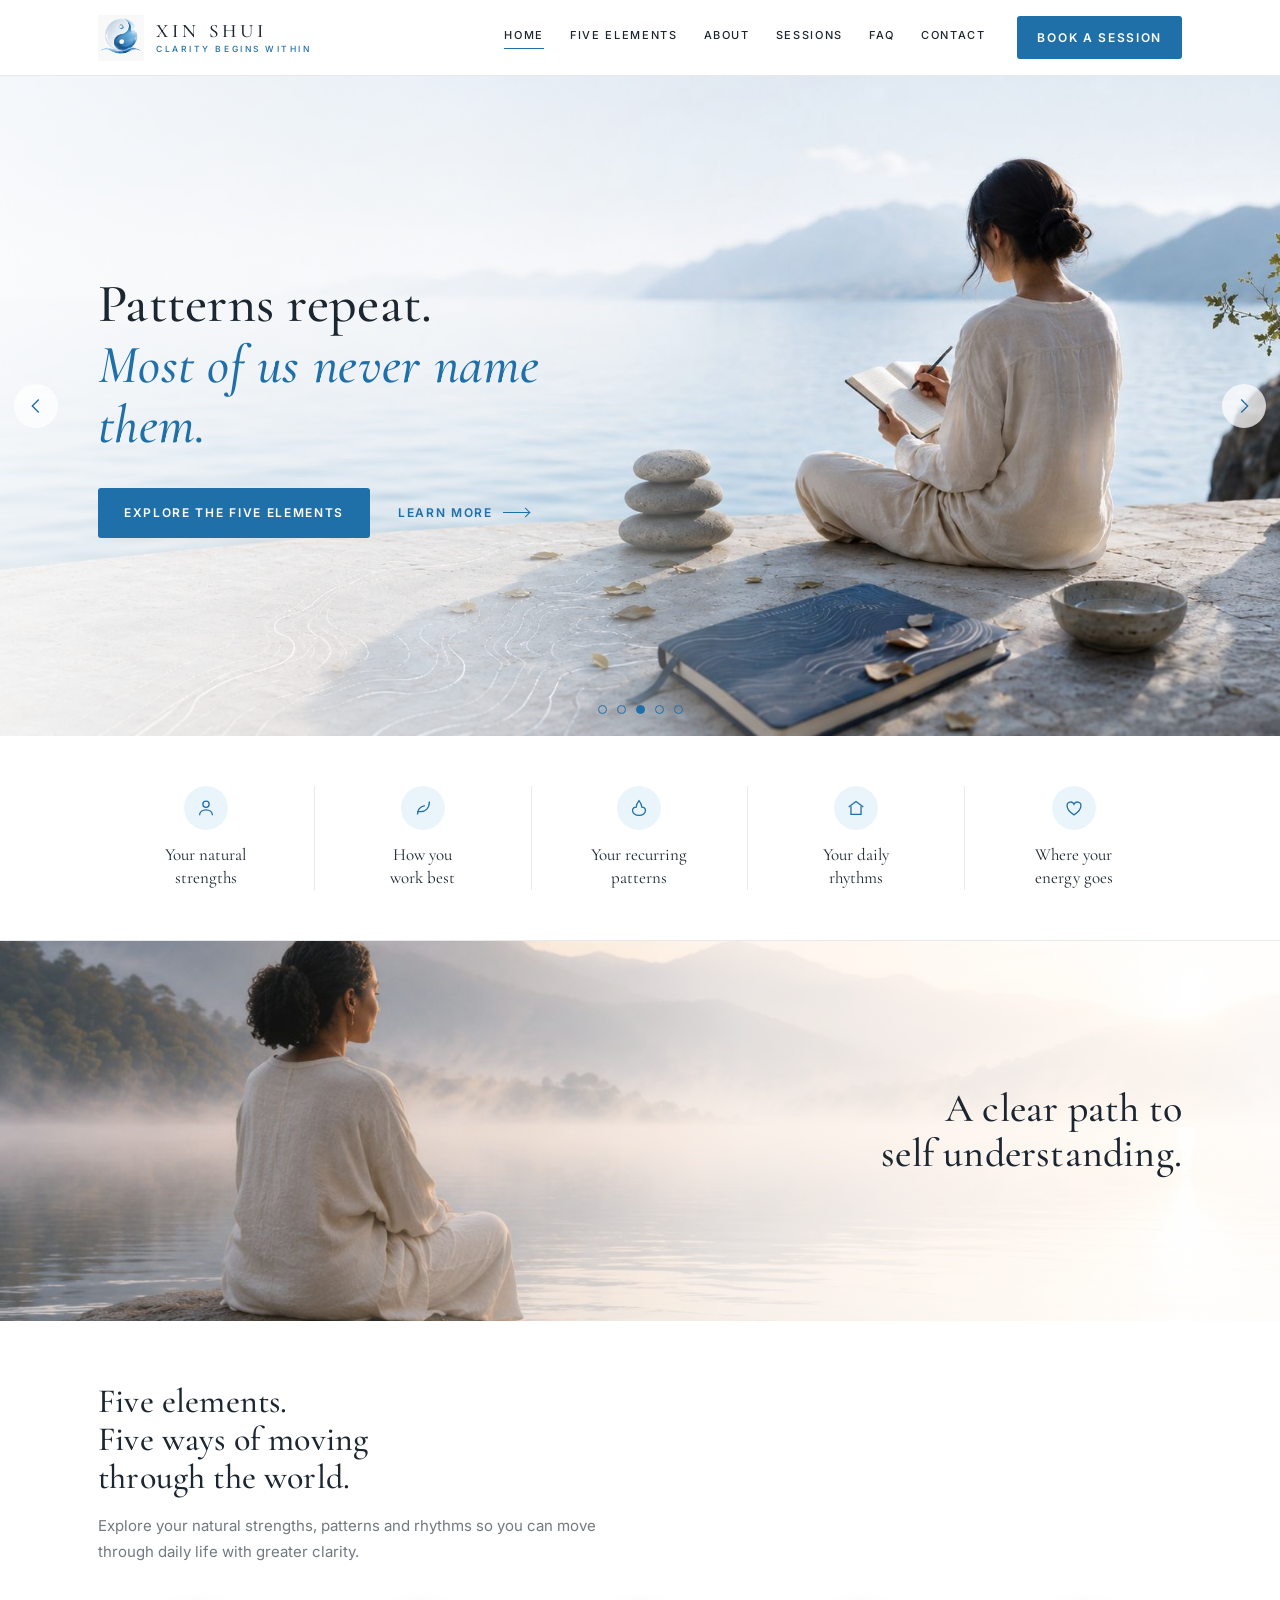
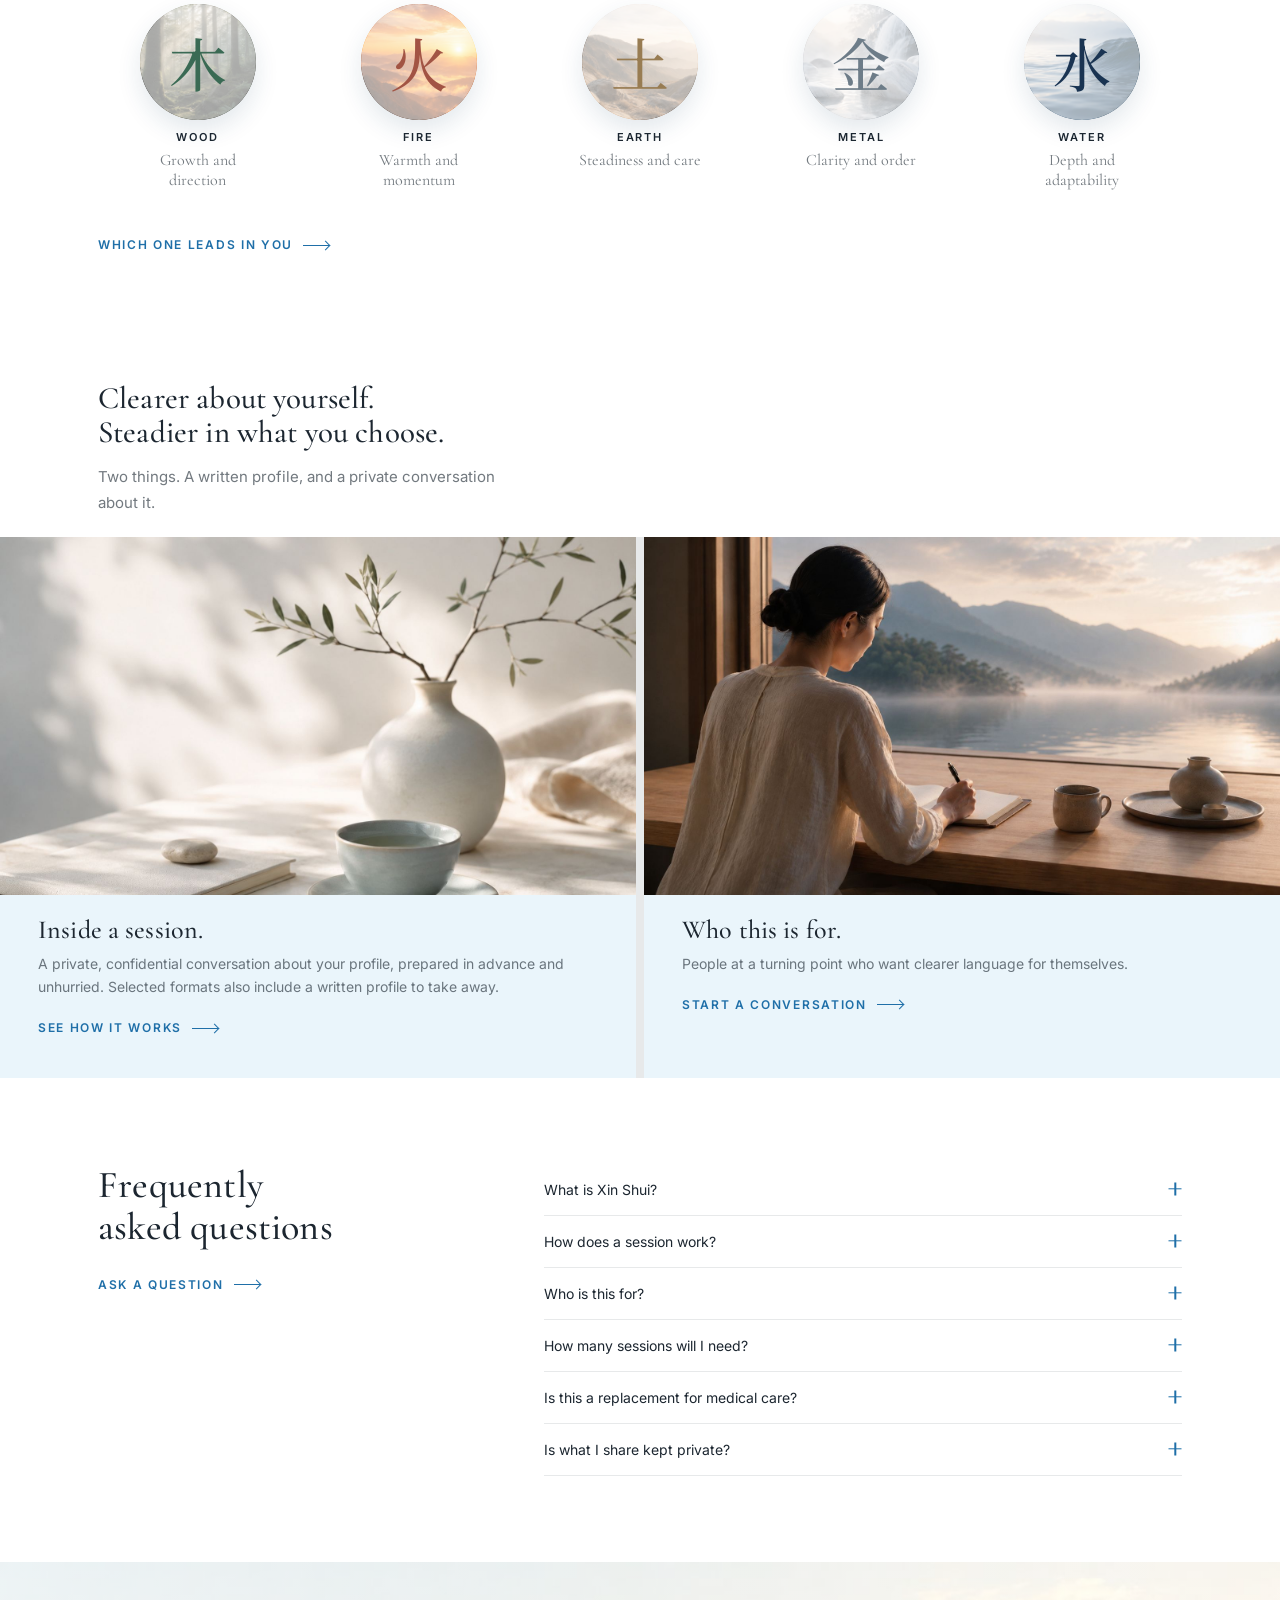
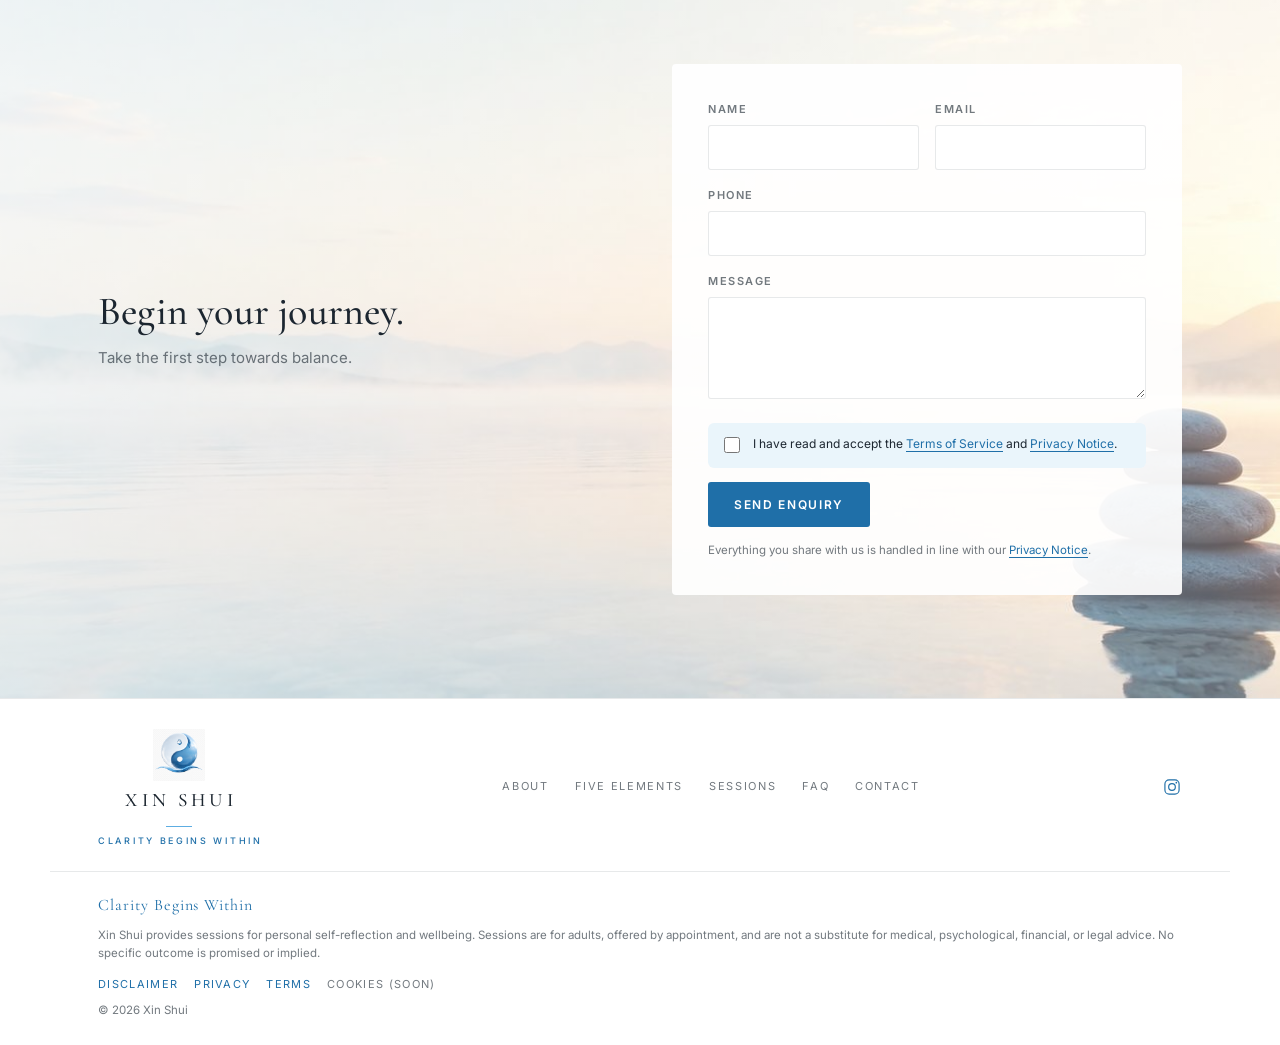
<file: index.html>
<!DOCTYPE html>
<html lang="en">
<head>
<meta charset="utf-8">
<meta name="viewport" content="width=device-width, initial-scale=1">
<title>Xin Shui | Clarity Begins Within</title>
<meta name="description" content="Xin Shui offers Five Elements and Four Pillars profiling as a structured framework for self reflection and personal clarity.">
<meta property="og:title" content="Xin Shui | Clarity Begins Within">
<meta property="og:description" content="A structured framework for self reflection and personal clarity.">
<meta property="og:type" content="website">
<link rel="preconnect" href="https://fonts.googleapis.com">
<link rel="preconnect" href="https://fonts.gstatic.com" crossorigin>
<link href="https://fonts.googleapis.com/css2?family=Cormorant+Garamond:ital,wght@0,400;0,500;0,600;1,400;1,500&family=Inter:wght@400;500;600&family=Noto+Serif+SC:wght@400;500&display=swap" rel="stylesheet">
<link rel="stylesheet" href="css/styles.css?v=6">
</head>
<body>

<a class="skip" href="#main">Skip to content</a>

<header class="nav" id="nav">
  <div class="wrap nav-in">
    <a class="brand" href="#top">
      <img src="logo.png" alt="" class="brand-mark">
      <span class="brand-text">
        <span class="brand-name">Xin&nbsp;Shui</span>
        <span class="brand-tag">Clarity Begins Within</span>
      </span>
    </a>

    <nav class="nav-links" aria-label="Primary">
      <a href="#top" class="is-active">Home</a>
      <a href="#practice">Five Elements</a>
      <a href="#about">About</a>
      <a href="#sessions">Sessions</a>
      <a href="#faq">FAQ</a>
      <a href="#contact">Contact</a>
    </nav>

    <a class="btn btn-solid nav-cta" href="#contact">Book a session</a>

    <button class="nav-toggle" aria-expanded="false" aria-controls="nav-mobile" aria-label="Open menu">
      <span></span><span></span><span></span>
    </button>
  </div>
  <nav class="nav-mobile" id="nav-mobile" aria-label="Primary mobile" hidden>
    <a href="#practice">Five Elements</a>
    <a href="#about">About</a>
    <a href="#sessions">Sessions</a>
    <a href="#faq">FAQ</a>
    <a href="#contact">Contact</a>
    <a class="btn btn-solid" href="#contact">Book a session</a>
  </nav>
</header>

<main id="main">

  <!-- ======================================================================
       HERO CAROUSEL
       Five slides. The first is .slide-sphere, wired to hero-sphere.jpg.
       The other four are .slide-1 to .slide-4, unchanged.
       All five headlines are final copy.
       .slide--right moves the copy to the right hand side of the frame.
       It is on .slide-1 only, because the figure in hero-1.jpg sits left.
       hero-sphere.jpg is 16:9 rather than the 2.18:1 of the other four, so
       it crops harder. Its position is tuned in override block v4, part 1.
       ====================================================================== -->
  <section class="hero" id="top" aria-label="Introduction" aria-roledescription="carousel">

    <div class="car-track">

      <article class="slide slide-sphere is-active" aria-hidden="false">
        <div class="wrap slide-in">
          <h1 class="slide-title">
            <span class="l1">You already know your patterns.</span>
            <span class="l2">You have never had the words for them.</span>
          </h1>
          <div class="slide-actions">
            <a class="btn btn-solid" href="#practice">Explore the five elements</a>
            <a class="btn btn-text" href="#about">Learn more <span class="arrow" aria-hidden="true"></span></a>
          </div>
        </div>
      </article>

      <article class="slide slide--right slide-1" aria-hidden="true">
        <div class="wrap slide-in">
          <h1 class="slide-title">
            <span class="l1">What if you're not lost,</span>
            <span class="l2">just out of rhythm?</span>
          </h1>
          <div class="slide-actions">
            <a class="btn btn-solid" href="#practice">Explore the five elements</a>
            <a class="btn btn-text" href="#about">Learn more <span class="arrow" aria-hidden="true"></span></a>
          </div>
        </div>
      </article>

      <article class="slide slide-2" aria-hidden="true">
        <div class="wrap slide-in">
          <h1 class="slide-title">
            <span class="l1">Patterns repeat.</span>
            <span class="l2">Most of us never name them.</span>
          </h1>
          <div class="slide-actions">
            <a class="btn btn-solid" href="#practice">Explore the five elements</a>
            <a class="btn btn-text" href="#about">Learn more <span class="arrow" aria-hidden="true"></span></a>
          </div>
        </div>
      </article>

      <article class="slide slide-3" aria-hidden="true">
        <div class="wrap slide-in">
          <h1 class="slide-title">
            <span class="l1">Do you really</span>
            <span class="l2">know yourself?</span>
          </h1>
          <div class="slide-actions">
            <a class="btn btn-solid" href="#practice">Explore the five elements</a>
            <a class="btn btn-text" href="#about">Learn more <span class="arrow" aria-hidden="true"></span></a>
          </div>
        </div>
      </article>

      <article class="slide slide-4" aria-hidden="true">
        <div class="wrap slide-in">
          <h1 class="slide-title">
            <span class="l1">Before your next decision,</span>
            <span class="l2">understand the person making it.</span>
          </h1>
          <div class="slide-actions">
            <a class="btn btn-solid" href="#practice">Explore the five elements</a>
            <a class="btn btn-text" href="#about">Learn more <span class="arrow" aria-hidden="true"></span></a>
          </div>
        </div>
      </article>

    </div>

    <button class="car-nav car-prev" aria-label="Previous slide">
      <svg viewBox="0 0 24 24" fill="none" stroke="currentColor" stroke-width="1.5" aria-hidden="true"><path d="M15 5l-7 7 7 7"/></svg>
    </button>
    <button class="car-nav car-next" aria-label="Next slide">
      <svg viewBox="0 0 24 24" fill="none" stroke="currentColor" stroke-width="1.5" aria-hidden="true"><path d="M9 5l7 7-7 7"/></svg>
    </button>

    <div class="car-dots" role="tablist" aria-label="Choose slide">
      <button role="tab" aria-selected="true"  aria-label="Slide 1"></button>
      <button role="tab" aria-selected="false" aria-label="Slide 2"></button>
      <button role="tab" aria-selected="false" aria-label="Slide 3"></button>
      <button role="tab" aria-selected="false" aria-label="Slide 4"></button>
      <button role="tab" aria-selected="false" aria-label="Slide 5"></button>
    </div>

  </section>

  <!-- PILLAR STRIP
       Labels describe what the profile covers. They do not describe a
       result. Any replacement label must follow the same rule. -->
  <section class="strip" aria-label="What the profile covers">
    <div class="wrap strip-in">
      <div class="strip-item">
        <span class="strip-icon">
          <svg viewBox="0 0 24 24" fill="none" stroke="currentColor" stroke-width="1.4"><circle cx="12" cy="8" r="3.4"/><path d="M5 20c0-3.6 3.1-6 7-6s7 2.4 7 6"/></svg>
        </span>
        <p>Your natural<br>strengths</p>
      </div>
      <div class="strip-item">
        <span class="strip-icon">
          <svg viewBox="0 0 24 24" fill="none" stroke="currentColor" stroke-width="1.4"><path d="M19 5c0 7.2-4.2 11-9.5 11H6"/><path d="M6 19c0-5 3.4-8.6 8-9.6"/></svg>
        </span>
        <p>How you<br>work best</p>
      </div>
      <div class="strip-item">
        <span class="strip-icon">
          <svg viewBox="0 0 24 24" fill="none" stroke="currentColor" stroke-width="1.4"><path d="M12 20c-4 0-7-2.4-7-5.4C5 12 7 11 9 11c0-3 1.4-5 3-7 1.6 2 3 4 3 7 2 0 4 1 4 3.6 0 3-3 5.4-7 5.4z"/></svg>
        </span>
        <p>Your recurring<br>patterns</p>
      </div>
      <div class="strip-item">
        <span class="strip-icon">
          <svg viewBox="0 0 24 24" fill="none" stroke="currentColor" stroke-width="1.4"><path d="M4 11l8-6 8 6"/><path d="M6.5 10v9h11v-9"/></svg>
        </span>
        <p>Your daily<br>rhythms</p>
      </div>
      <div class="strip-item">
        <span class="strip-icon">
          <svg viewBox="0 0 24 24" fill="none" stroke="currentColor" stroke-width="1.4"><path d="M12 19.5S4.5 15 4.5 9.9A3.9 3.9 0 0 1 12 8a3.9 3.9 0 0 1 7.5 1.9c0 5.1-7.5 9.6-7.5 9.6z"/></svg>
        </span>
        <p>Where your<br>energy goes</p>
      </div>
    </div>
  </section>

  <!-- CLEAR PATH
       Image with the heading overlaid. The blue copy panel was removed.
       The paragraph moved into Five Elements and the redundant Learn more
       link was dropped. Note there is deliberately no role="img" here:
       role="img" hides everything inside the element from screen readers,
       which would hide the heading. -->
  <section class="split">
    <div class="split-media">
      <div class="wrap split-overlay">
        <h2>A clear path to<br>self understanding.</h2>
      </div>
    </div>
  </section>

  <!-- FIVE ELEMENTS
       Carries id="about" since the split section no longer holds copy. -->
  <section class="elements" id="practice" aria-label="The Five Elements">
    <div class="wrap el-head" id="about">
      <h2>Five elements.<br>Five ways of moving through the world.</h2>
      <p class="el-intro">Explore your natural strengths, patterns and rhythms so you can move through daily life with greater clarity.</p>
    </div>
    <div class="wrap el-in">
      <a class="el" href="#contact">
        <span class="el-disc el-wood"></span>
        <span class="el-name">Wood</span>
        <span class="el-desc">Growth and direction</span>
      </a>
      <a class="el" href="#contact">
        <span class="el-disc el-fire"></span>
        <span class="el-name">Fire</span>
        <span class="el-desc">Warmth and momentum</span>
      </a>
      <a class="el" href="#contact">
        <span class="el-disc el-earth"></span>
        <span class="el-name">Earth</span>
        <span class="el-desc">Steadiness and care</span>
      </a>
      <a class="el" href="#contact">
        <span class="el-disc el-metal"></span>
        <span class="el-name">Metal</span>
        <span class="el-desc">Clarity and order</span>
      </a>
      <a class="el" href="#contact">
        <span class="el-disc el-water"></span>
        <span class="el-name">Water</span>
        <span class="el-desc">Depth and adaptability</span>
      </a>
    </div>
    <div class="wrap el-foot">
      <a class="btn btn-text" href="#contact">Which one leads in you <span class="arrow" aria-hidden="true"></span></a>
    </div>
  </section>

  <!-- SESSIONS
       No duration figure appears anywhere in this section or in the FAQ.
       Naming the shortest consultation first anchors the enquiry on it.
       Length is settled at the enquiry stage instead. -->
  <section class="duo-sec" id="sessions">
    <div class="wrap duo-head">
      <h2>Clearer about yourself.<br>Steadier in what you choose.</h2>
      <p class="duo-intro">Two things. A written profile, and a private conversation about it.</p>
    </div>
    <div class="duo">
      <article class="duo-card">
        <div class="duo-media duo-media-1" role="img" aria-label="A quiet room in afternoon light"></div>
        <div class="duo-body">
          <h3>Inside a session.</h3>
         <p>A private, confidential conversation about your profile, prepared in advance and unhurried. Selected formats also include a written profile to take away.</p>
          <a class="btn btn-text" href="#faq">See how it works <span class="arrow" aria-hidden="true"></span></a>
        </div>
      </article>
      <article class="duo-card">
        <div class="duo-media duo-media-2" role="img" aria-label="A person in reflection by still water"></div>
        <div class="duo-body">
          <h3>Who this is for.</h3>
          <p>People at a turning point who want clearer language for themselves.</p>
          <a class="btn btn-text" href="#contact">Start a conversation <span class="arrow" aria-hidden="true"></span></a>
        </div>
      </article>
    </div>
  </section>

  <!-- FAQ -->
  <section class="faq" id="faq">
    <div class="wrap faq-in">
      <div class="faq-head">
        <h2>Frequently<br>asked questions</h2>
        <a class="btn btn-text" href="#contact">Ask a question <span class="arrow" aria-hidden="true"></span></a>
      </div>
      <div class="faq-list">

        <div class="faq-item">
          <button class="faq-q" aria-expanded="false">
            <span>What is Xin Shui?</span><span class="faq-sign" aria-hidden="true"></span>
          </button>
          <div class="faq-a"><p>Xin Shui is a reflective practice built on the Five Elements and the Four Pillars, two frameworks from the classical Chinese tradition. We use them as a structured way to describe your natural tendencies, so you have clearer language for how you work, rest and relate to others.</p></div>
        </div>

        <div class="faq-item">
          <button class="faq-q" aria-expanded="false">
            <span>How does a session work?</span><span class="faq-sign" aria-hidden="true"></span>
          </button>
         <div class="faq-a"><p>You share your date, time and place of birth before we meet. Your practitioner prepares your profile, then walks you through it in a private conversation, and you leave with a short set of practices to try. Several formats are available. Selected formats also include a written profile to keep, and we will help you choose the one that suits you when you enquire.</p></div>
        </div>

        <div class="faq-item">
          <button class="faq-q" aria-expanded="false">
            <span>Who is this for?</span><span class="faq-sign" aria-hidden="true"></span>
          </button>
          <div class="faq-a"><p>People at a point of transition or reassessment who want a clearer, more structured way to think about themselves. No prior knowledge of the tradition is needed.</p></div>
        </div>

        <div class="faq-item">
          <button class="faq-q" aria-expanded="false">
            <span>How many sessions will I need?</span><span class="faq-sign" aria-hidden="true"></span>
          </button>
          <div class="faq-a"><p>Most people begin with one. Your profile does not change, so a single session gives you the full framework. Some choose to return later to work through a particular area in more depth.</p></div>
        </div>

        <div class="faq-item">
          <button class="faq-q" aria-expanded="false">
            <span>Is this a replacement for medical care?</span><span class="faq-sign" aria-hidden="true"></span>
          </button>
          <div class="faq-a"><p>No. Xin Shui is a reflective practice and nothing more. It is not medical, psychological, legal or financial advice, and it is not a substitute for care from a qualified professional. If you are unwell, please speak to a doctor.</p></div>
</div>

        <div class="faq-item">
          <button class="faq-q" aria-expanded="false">
            <span>Is what I share kept private?</span><span class="faq-sign" aria-hidden="true"></span>
          </button>
          <div class="faq-a"><p>Yes. Your birth information and everything discussed in a session are held in strict confidence and are never shared with any third party. Your profile is prepared for you alone.</p></div>
        </div>

      </div>
    </div>
  </section>

  <!-- CTA AND ENQUIRY FORM -->
  <section class="cta" id="contact">
    <div class="wrap cta-in">
      <div class="cta-copy">
        <h2>Begin your journey.</h2>
        <p>Take the first step towards balance.</p>
      </div>

      <!-- ==================================================================
           NETLIFY FORM
           Submissions appear in the Netlify dashboard under Forms.
           Set the notification address in Site configuration, Notifications.
           Nothing here needs an email address.
           ================================================================== -->
<form class="enq" name="enquiry" method="POST" action="/enquiry.php">
        <p class="hp"><label>Do not fill this in <input name="company" tabindex="-1" autocomplete="off"></label></p>

        <div class="enq-row">
          <label class="field">
            <span>Name</span>
            <input type="text" name="name" required autocomplete="name">
          </label>
          <label class="field">
            <span>Email</span>
            <input type="email" name="email" required autocomplete="email">
          </label>
        </div>

        <label class="field">
          <span>Phone</span>
          <input type="tel" name="phone" autocomplete="tel" inputmode="tel">
        </label>

        <label class="field">
          <span>Message</span>
          <textarea name="message" rows="4"></textarea>
        </label>

<label class="enq-accept">
          <input type="checkbox" name="accept" required>
          <span class="enq-accept-text">I have read and accept the <a href="terms.html" target="_blank" rel="noopener">Terms of Service</a> and <a href="privacy.html" target="_blank" rel="noopener">Privacy Notice</a>.</span>
        </label>

        <button type="submit" class="btn btn-solid">Send enquiry</button>
        <p class="enq-note">Everything you share with us is handled in line with our <a href="privacy.html">Privacy Notice</a>.</p>
      </form>
    </div>
  </section>

</main>

<footer class="foot">
  <div class="wrap foot-in">
    <a class="brand" href="#top">
      <img src="logo.png" alt="" class="brand-mark">
      <span class="brand-name">Xin&nbsp;Shui</span>
      <span class="brand-rule" aria-hidden="true"></span>
      <span class="brand-tag">Clarity Begins Within</span>
    </a>
    <nav class="foot-links" aria-label="Footer">
      <a href="#about">About</a>
      <a href="#practice">Five Elements</a>
      <a href="#sessions">Sessions</a>
      <a href="#faq">FAQ</a>
      <a href="#contact">Contact</a>
    </nav>
    <div class="foot-social">
      <a href="https://instagram.com/clarity_xinshui" aria-label="Instagram" rel="noopener" target="_blank">
        <svg viewBox="0 0 24 24" fill="none" stroke="currentColor" stroke-width="1.4"><rect x="3.5" y="3.5" width="17" height="17" rx="5"/><circle cx="12" cy="12" r="4"/><circle cx="17.2" cy="6.8" r="1" fill="currentColor" stroke="none"/></svg>
      </a>
    </div>
  </div>
<div class="wrap foot-legal">
    <p class="tagline">Clarity Begins Within</p>
    <p class="fineprint">Xin Shui provides sessions for personal self-reflection and wellbeing. Sessions are for adults, offered by appointment, and are not a substitute for medical, psychological, financial, or legal advice. No specific outcome is promised or implied.</p>
<div class="foot-legal-links">
      <a href="disclaimer.html">Disclaimer</a>
      <a href="privacy.html">Privacy</a>
      <a href="terms.html">Terms</a>
      <span class="soon">Cookies (soon)</span>
    </div>
    <p class="copy">&copy; <span id="year">2026</span> Xin Shui</p>
  </div>
</footer>

<button class="totop" id="totop" aria-label="Back to top" hidden>
  <svg viewBox="0 0 24 24" fill="none" stroke="currentColor" stroke-width="1.6" aria-hidden="true"><path d="M12 19V6"/><path d="M6 12l6-6 6 6"/></svg>
</button>
<script src="js/main.js?v=2"></script>
</body>
</html>
</file>
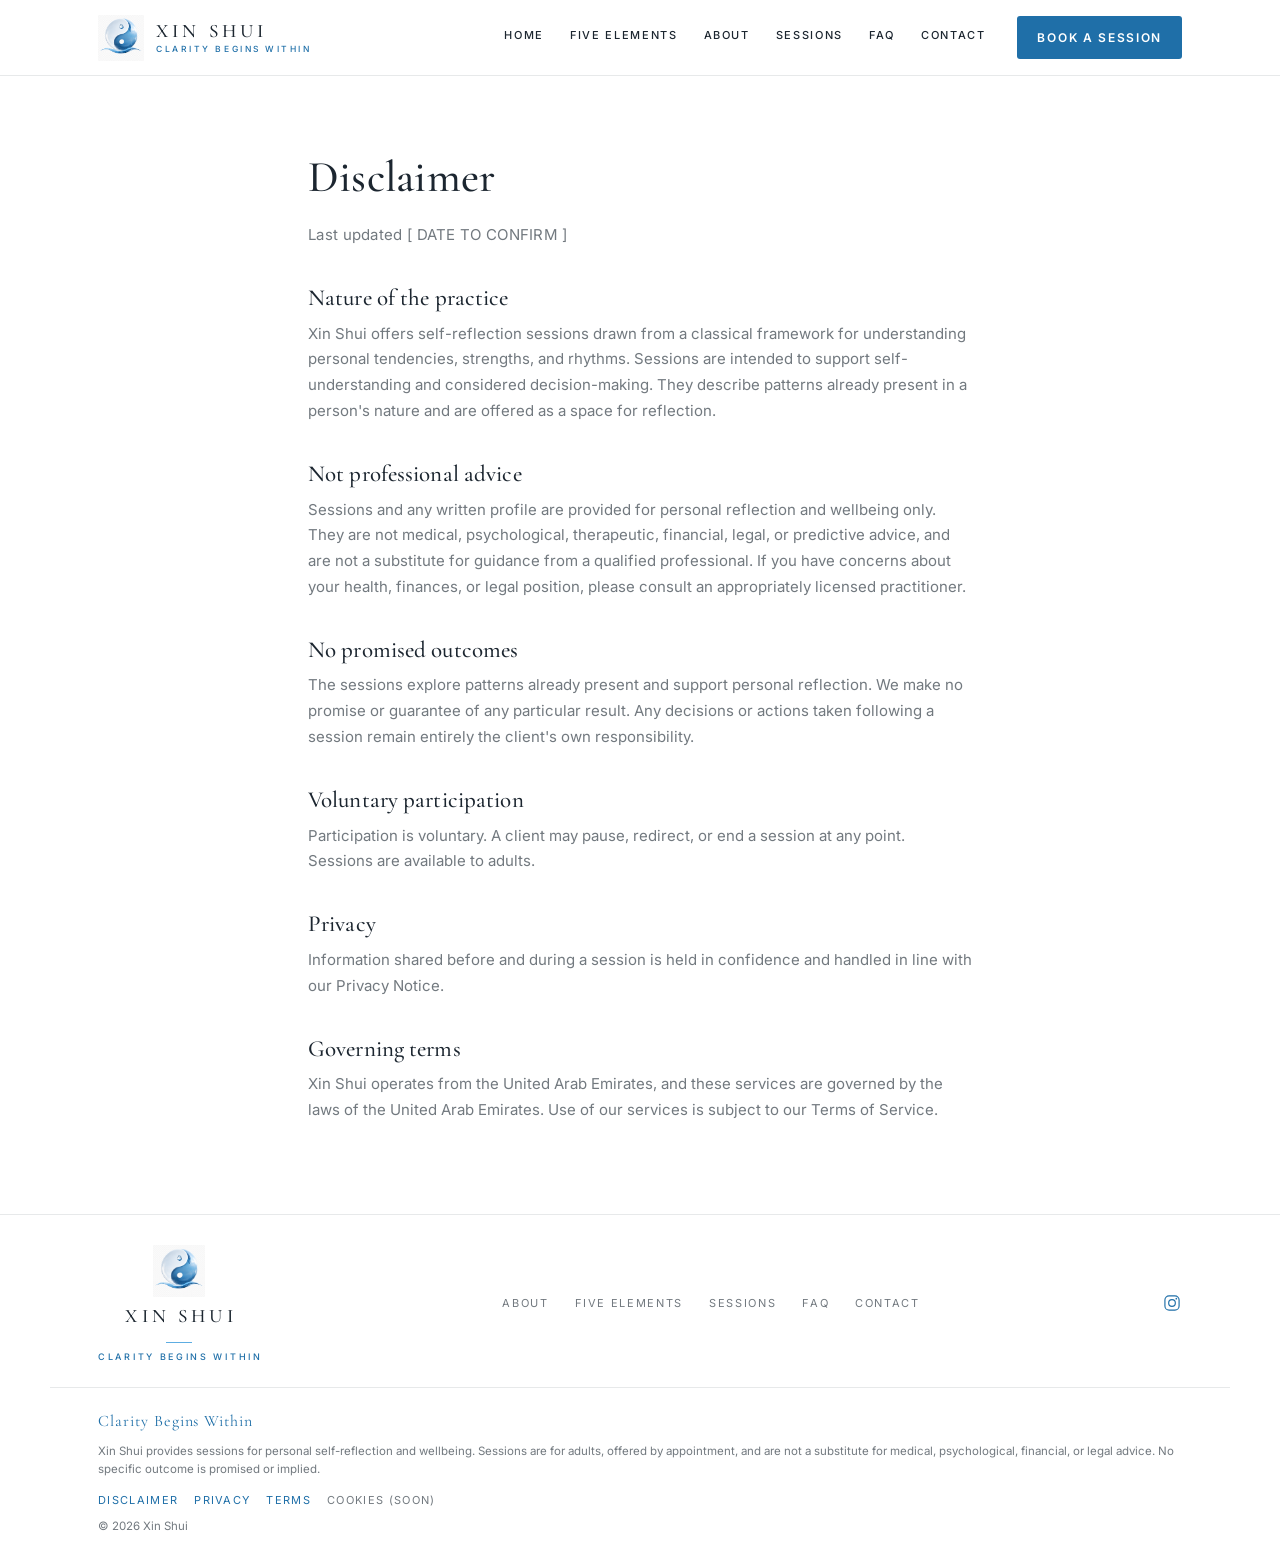
<file: disclaimer.html>
<!DOCTYPE html>
<html lang="en">
<head>
<meta charset="utf-8">
<meta name="viewport" content="width=device-width, initial-scale=1">
<title>Xin Shui | Disclaimer</title>
<meta name="description" content="Disclaimer for Xin Shui self-reflection sessions.">
<link rel="preconnect" href="https://fonts.googleapis.com">
<link rel="preconnect" href="https://fonts.gstatic.com" crossorigin>
<link href="https://fonts.googleapis.com/css2?family=Cormorant+Garamond:ital,wght@0,400;0,500;0,600;1,400;1,500&family=Inter:wght@400;500;600&family=Noto+Serif+SC:wght@400;500&display=swap" rel="stylesheet">
<link rel="stylesheet" href="css/styles.css?v=5">
</head>
<body>

<a class="skip" href="#main">Skip to content</a>

<header class="nav" id="nav">
  <div class="wrap nav-in">
    <a class="brand" href="index.html#top">
      <img src="logo.png" alt="" class="brand-mark">
      <span class="brand-text">
        <span class="brand-name">Xin&nbsp;Shui</span>
        <span class="brand-tag">Clarity Begins Within</span>
      </span>
    </a>

    <nav class="nav-links" aria-label="Primary">
      <a href="index.html#top">Home</a>
      <a href="index.html#practice">Five Elements</a>
      <a href="index.html#about">About</a>
      <a href="index.html#sessions">Sessions</a>
      <a href="index.html#faq">FAQ</a>
      <a href="index.html#contact">Contact</a>
    </nav>

    <a class="btn btn-solid nav-cta" href="index.html#contact">Book a session</a>

    <button class="nav-toggle" aria-expanded="false" aria-controls="nav-mobile" aria-label="Open menu">
      <span></span><span></span><span></span>
    </button>
  </div>
  <nav class="nav-mobile" id="nav-mobile" aria-label="Primary mobile" hidden>
    <a href="index.html#practice">Five Elements</a>
    <a href="index.html#about">About</a>
    <a href="index.html#sessions">Sessions</a>
    <a href="index.html#faq">FAQ</a>
    <a href="index.html#contact">Contact</a>
    <a class="btn btn-solid" href="index.html#contact">Book a session</a>
  </nav>
</header>

<main id="main">
  <section class="legal">
    <div class="wrap legal-in">

      <h1>Disclaimer</h1>
      <p class="legal-updated">Last updated [ DATE TO CONFIRM ]</p>

      <h2>Nature of the practice</h2>
      <p>Xin Shui offers self-reflection sessions drawn from a classical framework for understanding personal tendencies, strengths, and rhythms. Sessions are intended to support self-understanding and considered decision-making. They describe patterns already present in a person's nature and are offered as a space for reflection.</p>

      <h2>Not professional advice</h2>
      <p>Sessions and any written profile are provided for personal reflection and wellbeing only. They are not medical, psychological, therapeutic, financial, legal, or predictive advice, and are not a substitute for guidance from a qualified professional. If you have concerns about your health, finances, or legal position, please consult an appropriately licensed practitioner.</p>

      <h2>No promised outcomes</h2>
      <p>The sessions explore patterns already present and support personal reflection. We make no promise or guarantee of any particular result. Any decisions or actions taken following a session remain entirely the client's own responsibility.</p>

      <h2>Voluntary participation</h2>
      <p>Participation is voluntary. A client may pause, redirect, or end a session at any point. Sessions are available to adults.</p>

      <h2>Privacy</h2>
      <p>Information shared before and during a session is held in confidence and handled in line with our Privacy Notice.</p>

      <h2>Governing terms</h2>
      <p>Xin Shui operates from the United Arab Emirates, and these services are governed by the laws of the United Arab Emirates. Use of our services is subject to our Terms of Service.</p>

    </div>
  </section>
</main>

<footer class="foot">
  <div class="wrap foot-in">
    <a class="brand" href="index.html#top">
      <img src="logo.png" alt="" class="brand-mark">
      <span class="brand-name">Xin&nbsp;Shui</span>
      <span class="brand-rule" aria-hidden="true"></span>
      <span class="brand-tag">Clarity Begins Within</span>
    </a>
    <nav class="foot-links" aria-label="Footer">
      <a href="index.html#about">About</a>
      <a href="index.html#practice">Five Elements</a>
      <a href="index.html#sessions">Sessions</a>
      <a href="index.html#faq">FAQ</a>
      <a href="index.html#contact">Contact</a>
    </nav>
    <div class="foot-social">
      <a href="https://instagram.com/clarity_xinshui" aria-label="Instagram" rel="noopener" target="_blank">
        <svg viewBox="0 0 24 24" fill="none" stroke="currentColor" stroke-width="1.4"><rect x="3.5" y="3.5" width="17" height="17" rx="5"/><circle cx="12" cy="12" r="4"/><circle cx="17.2" cy="6.8" r="1" fill="currentColor" stroke="none"/></svg>
      </a>
    </div>
  </div>
  <div class="wrap foot-legal">
    <p class="tagline">Clarity Begins Within</p>
    <p class="fineprint">Xin Shui provides sessions for personal self-reflection and wellbeing. Sessions are for adults, offered by appointment, and are not a substitute for medical, psychological, financial, or legal advice. No specific outcome is promised or implied.</p>
<div class="foot-legal-links">
      <a href="disclaimer.html">Disclaimer</a>
      <a href="privacy.html">Privacy</a>
      <a href="terms.html">Terms</a>
      <span class="soon">Cookies (soon)</span>
    </div>
    <p class="copy">&copy; <span id="year">2026</span> Xin Shui</p>
  </div>
</footer>

<button class="totop" id="totop" aria-label="Back to top" hidden>
  <svg viewBox="0 0 24 24" fill="none" stroke="currentColor" stroke-width="1.6" aria-hidden="true"><path d="M12 19V6"/><path d="M6 12l6-6 6 6"/></svg>
</button>
<script src="js/main.js?v=2"></script>
</body>
</html>
</file>
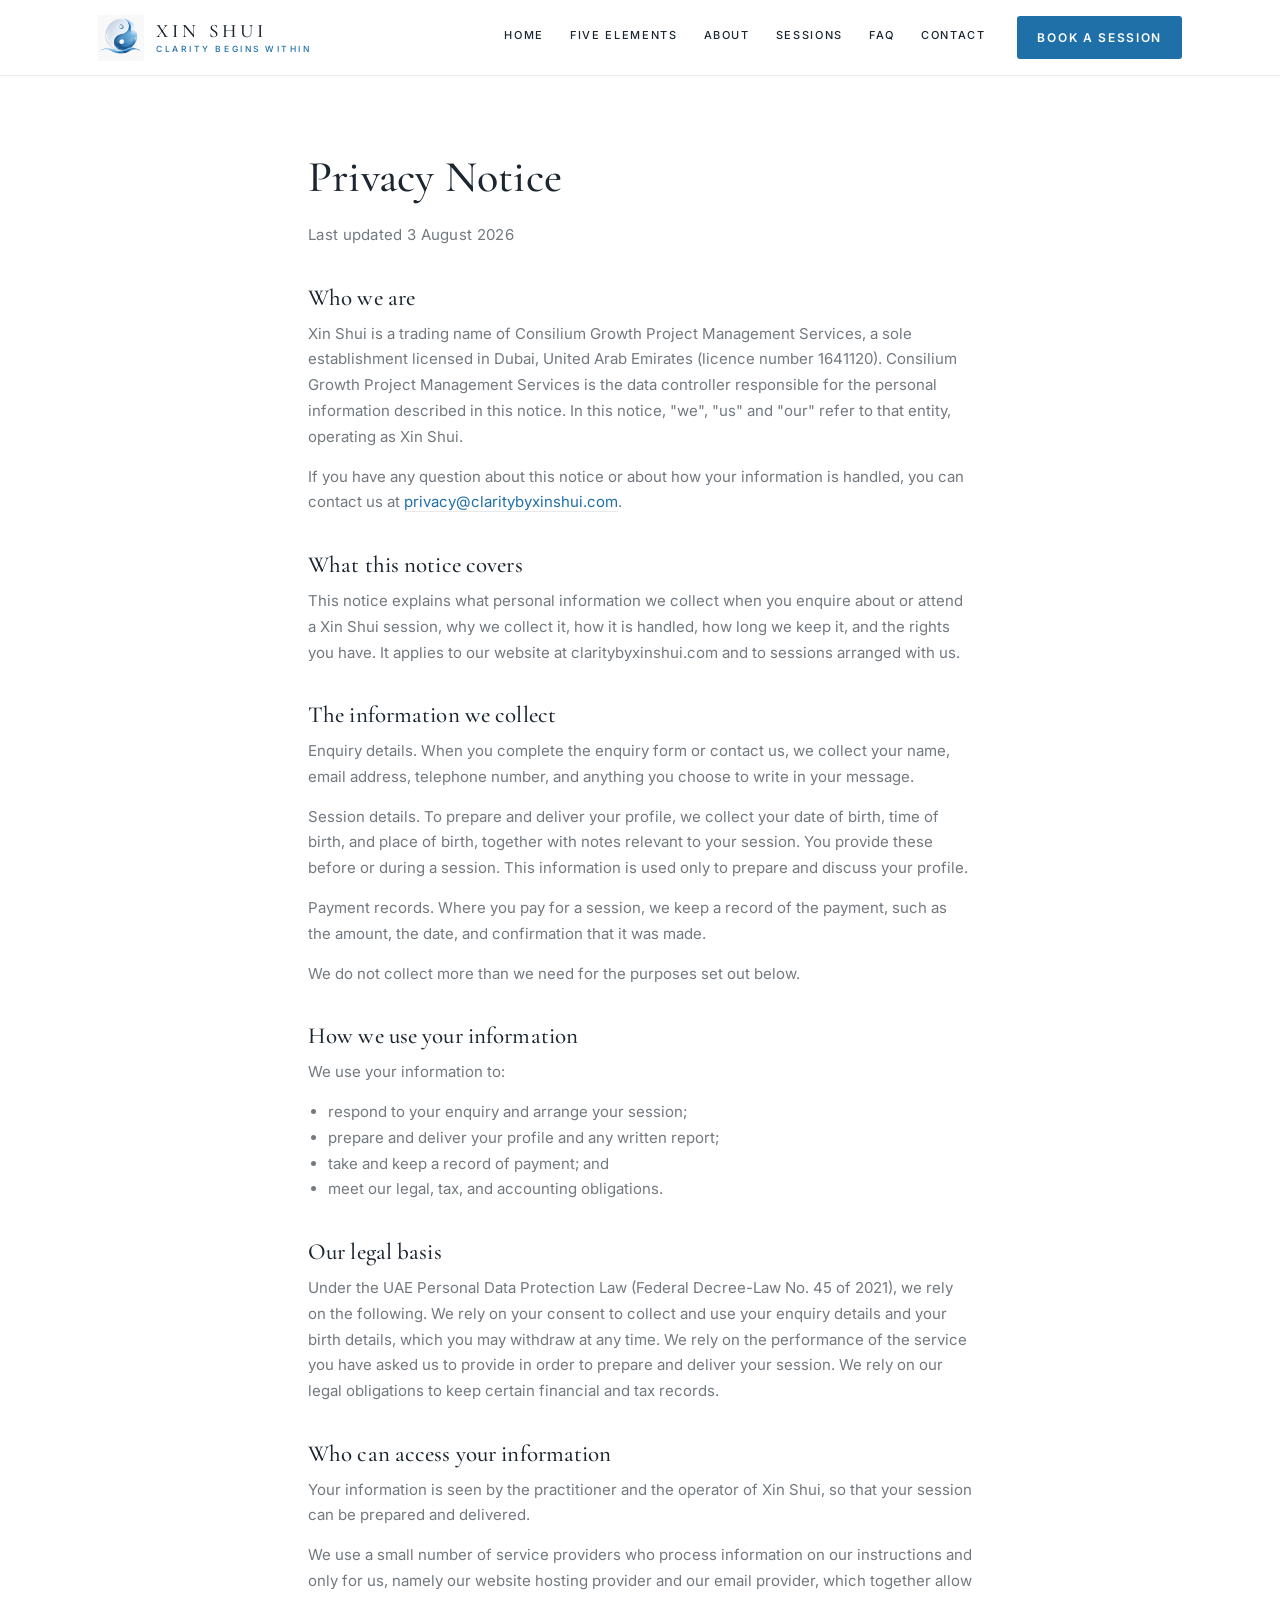
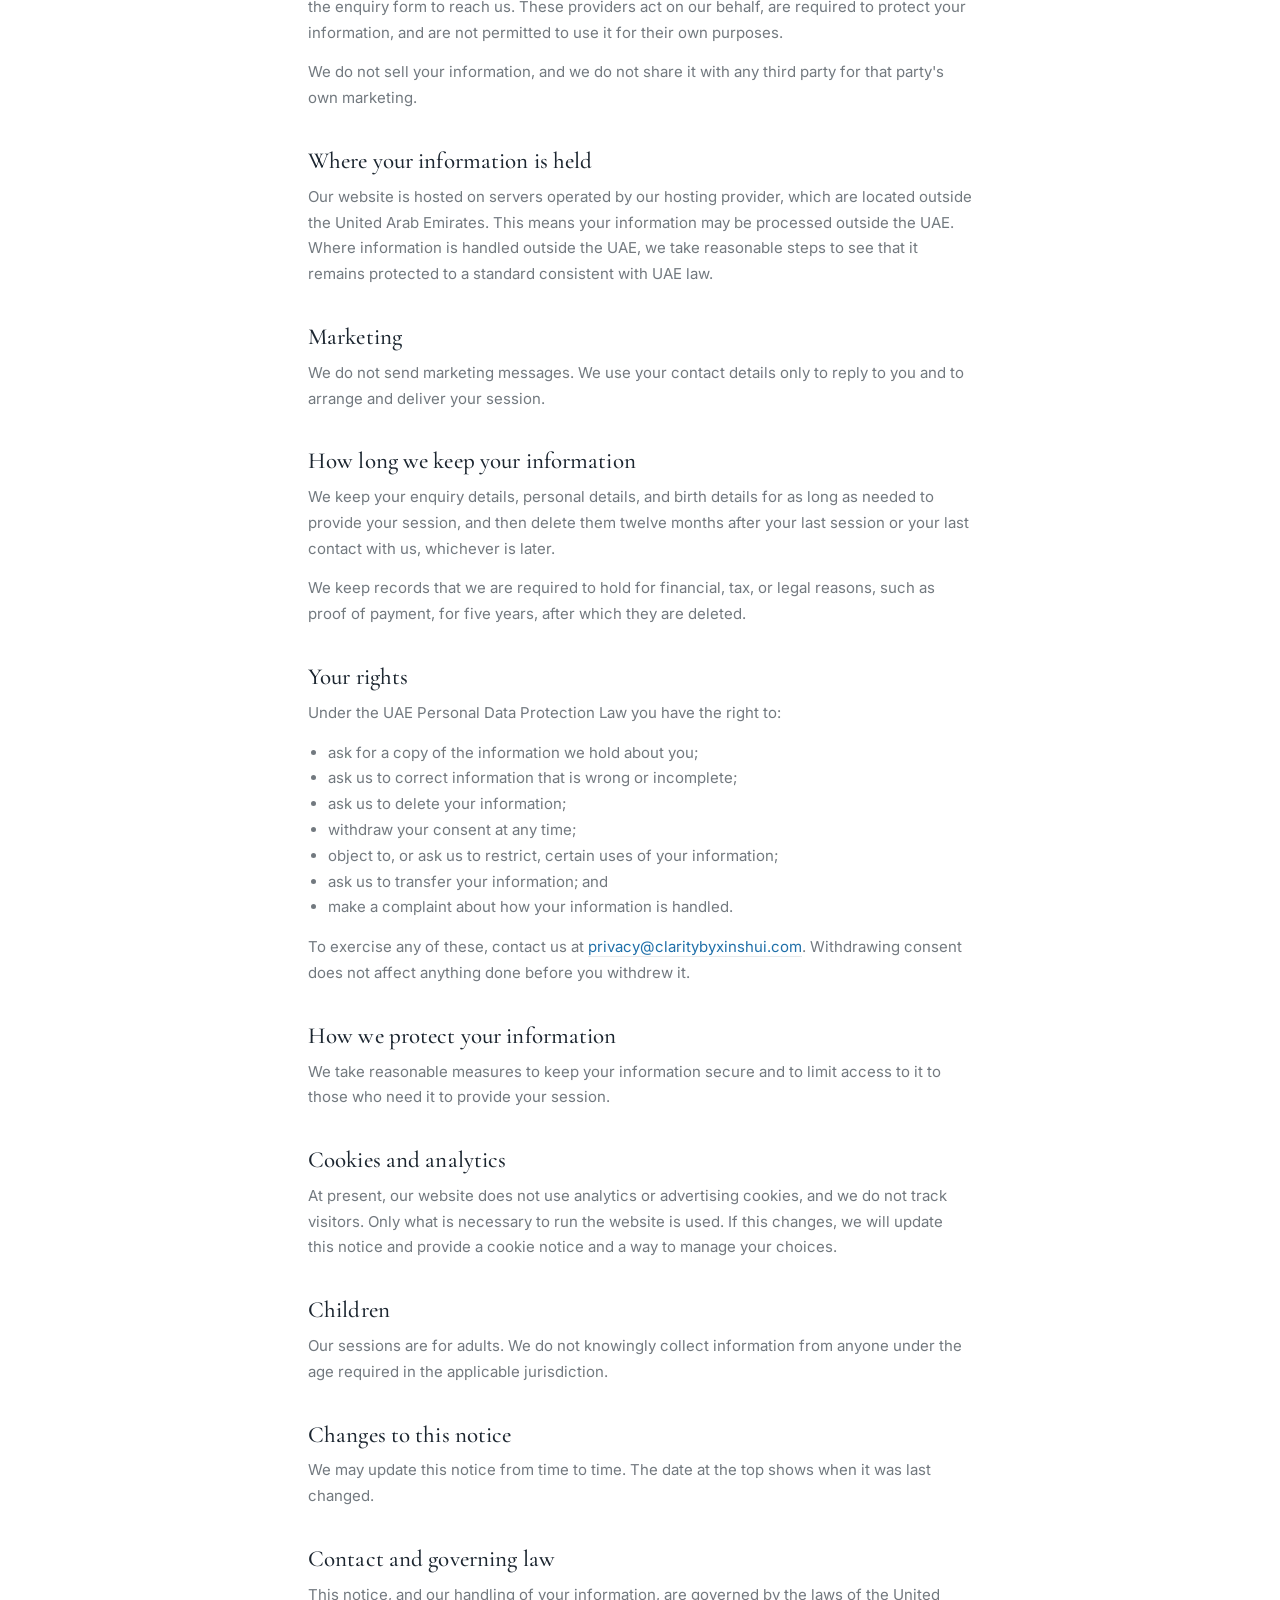
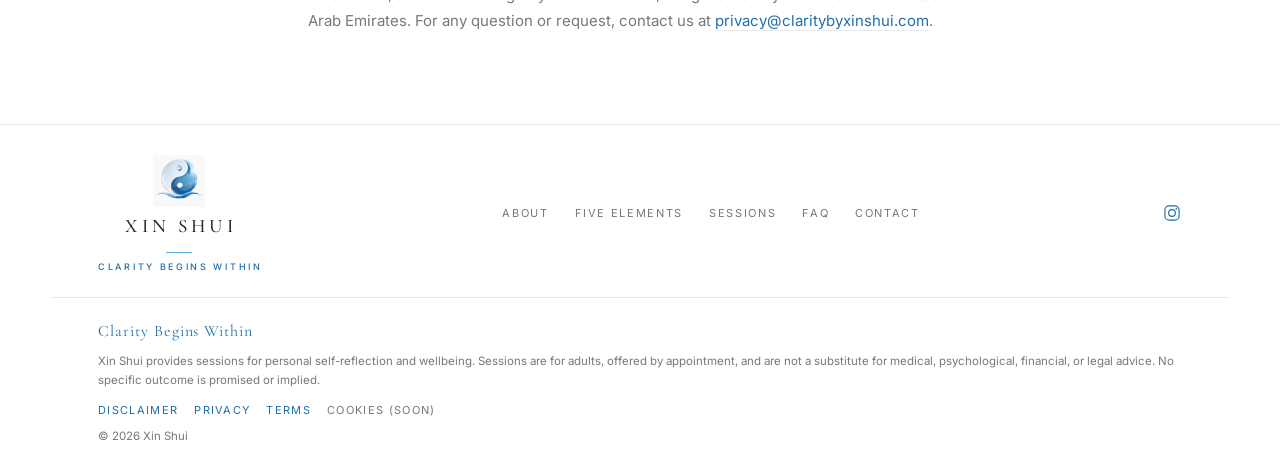
<file: privacy.html>
<!DOCTYPE html>
<html lang="en">
<head>
<meta charset="utf-8">
<meta name="viewport" content="width=device-width, initial-scale=1">
<title>Xin Shui | Privacy Notice</title>
<meta name="description" content="How Xin Shui collects and handles personal information.">
<link rel="preconnect" href="https://fonts.googleapis.com">
<link rel="preconnect" href="https://fonts.gstatic.com" crossorigin>
<link href="https://fonts.googleapis.com/css2?family=Cormorant+Garamond:ital,wght@0,400;0,500;0,600;1,400;1,500&family=Inter:wght@400;500;600&family=Noto+Serif+SC:wght@400;500&display=swap" rel="stylesheet">
<link rel="stylesheet" href="css/styles.css?v=5">
</head>
<body>

<a class="skip" href="#main">Skip to content</a>

<header class="nav" id="nav">
  <div class="wrap nav-in">
    <a class="brand" href="index.html#top">
      <img src="logo.png" alt="" class="brand-mark">
      <span class="brand-text">
        <span class="brand-name">Xin&nbsp;Shui</span>
        <span class="brand-tag">Clarity Begins Within</span>
      </span>
    </a>

    <nav class="nav-links" aria-label="Primary">
      <a href="index.html#top">Home</a>
      <a href="index.html#practice">Five Elements</a>
      <a href="index.html#about">About</a>
      <a href="index.html#sessions">Sessions</a>
      <a href="index.html#faq">FAQ</a>
      <a href="index.html#contact">Contact</a>
    </nav>

    <a class="btn btn-solid nav-cta" href="index.html#contact">Book a session</a>

    <button class="nav-toggle" aria-expanded="false" aria-controls="nav-mobile" aria-label="Open menu">
      <span></span><span></span><span></span>
    </button>
  </div>
  <nav class="nav-mobile" id="nav-mobile" aria-label="Primary mobile" hidden>
    <a href="index.html#practice">Five Elements</a>
    <a href="index.html#about">About</a>
    <a href="index.html#sessions">Sessions</a>
    <a href="index.html#faq">FAQ</a>
    <a href="index.html#contact">Contact</a>
    <a class="btn btn-solid" href="index.html#contact">Book a session</a>
  </nav>
</header>

<main id="main">
  <section class="legal">
    <div class="wrap legal-in">

      <h1>Privacy Notice</h1>
      <p class="legal-updated">Last updated 3 August 2026</p>

      <h2>Who we are</h2>
      <p>Xin Shui is a trading name of Consilium Growth Project Management Services, a sole establishment licensed in Dubai, United Arab Emirates (licence number 1641120). Consilium Growth Project Management Services is the data controller responsible for the personal information described in this notice. In this notice, "we", "us" and "our" refer to that entity, operating as Xin Shui.</p>
      <p>If you have any question about this notice or about how your information is handled, you can contact us at <a href="mailto:privacy@claritybyxinshui.com">privacy@claritybyxinshui.com</a>.</p>

      <h2>What this notice covers</h2>
      <p>This notice explains what personal information we collect when you enquire about or attend a Xin Shui session, why we collect it, how it is handled, how long we keep it, and the rights you have. It applies to our website at claritybyxinshui.com and to sessions arranged with us.</p>

      <h2>The information we collect</h2>
      <p>Enquiry details. When you complete the enquiry form or contact us, we collect your name, email address, telephone number, and anything you choose to write in your message.</p>
      <p>Session details. To prepare and deliver your profile, we collect your date of birth, time of birth, and place of birth, together with notes relevant to your session. You provide these before or during a session. This information is used only to prepare and discuss your profile.</p>
      <p>Payment records. Where you pay for a session, we keep a record of the payment, such as the amount, the date, and confirmation that it was made.</p>
      <p>We do not collect more than we need for the purposes set out below.</p>

      <h2>How we use your information</h2>
      <p>We use your information to:</p>
      <ul style="margin:0 0 14px 0;padding-left:20px;color:var(--ink-60);font-size:15px;line-height:1.72">
        <li>respond to your enquiry and arrange your session;</li>
        <li>prepare and deliver your profile and any written report;</li>
        <li>take and keep a record of payment; and</li>
        <li>meet our legal, tax, and accounting obligations.</li>
      </ul>

      <h2>Our legal basis</h2>
      <p>Under the UAE Personal Data Protection Law (Federal Decree-Law No. 45 of 2021), we rely on the following. We rely on your consent to collect and use your enquiry details and your birth details, which you may withdraw at any time. We rely on the performance of the service you have asked us to provide in order to prepare and deliver your session. We rely on our legal obligations to keep certain financial and tax records.</p>

      <h2>Who can access your information</h2>
      <p>Your information is seen by the practitioner and the operator of Xin Shui, so that your session can be prepared and delivered.</p>
      <p>We use a small number of service providers who process information on our instructions and only for us, namely our website hosting provider and our email provider, which together allow the enquiry form to reach us. These providers act on our behalf, are required to protect your information, and are not permitted to use it for their own purposes.</p>
      <p>We do not sell your information, and we do not share it with any third party for that party's own marketing.</p>

      <h2>Where your information is held</h2>
      <p>Our website is hosted on servers operated by our hosting provider, which are located outside the United Arab Emirates. This means your information may be processed outside the UAE. Where information is handled outside the UAE, we take reasonable steps to see that it remains protected to a standard consistent with UAE law.</p>

      <h2>Marketing</h2>
      <p>We do not send marketing messages. We use your contact details only to reply to you and to arrange and deliver your session.</p>

      <h2>How long we keep your information</h2>
      <p>We keep your enquiry details, personal details, and birth details for as long as needed to provide your session, and then delete them twelve months after your last session or your last contact with us, whichever is later.</p>
      <p>We keep records that we are required to hold for financial, tax, or legal reasons, such as proof of payment, for five years, after which they are deleted.</p>

      <h2>Your rights</h2>
      <p>Under the UAE Personal Data Protection Law you have the right to:</p>
      <ul style="margin:0 0 14px 0;padding-left:20px;color:var(--ink-60);font-size:15px;line-height:1.72">
        <li>ask for a copy of the information we hold about you;</li>
        <li>ask us to correct information that is wrong or incomplete;</li>
        <li>ask us to delete your information;</li>
        <li>withdraw your consent at any time;</li>
        <li>object to, or ask us to restrict, certain uses of your information;</li>
        <li>ask us to transfer your information; and</li>
        <li>make a complaint about how your information is handled.</li>
      </ul>
      <p>To exercise any of these, contact us at <a href="mailto:privacy@claritybyxinshui.com">privacy@claritybyxinshui.com</a>. Withdrawing consent does not affect anything done before you withdrew it.</p>

      <h2>How we protect your information</h2>
      <p>We take reasonable measures to keep your information secure and to limit access to it to those who need it to provide your session.</p>

      <h2>Cookies and analytics</h2>
      <p>At present, our website does not use analytics or advertising cookies, and we do not track visitors. Only what is necessary to run the website is used. If this changes, we will update this notice and provide a cookie notice and a way to manage your choices.</p>

      <h2>Children</h2>
      <p>Our sessions are for adults. We do not knowingly collect information from anyone under the age required in the applicable jurisdiction.</p>

      <h2>Changes to this notice</h2>
      <p>We may update this notice from time to time. The date at the top shows when it was last changed.</p>

      <h2>Contact and governing law</h2>
      <p>This notice, and our handling of your information, are governed by the laws of the United Arab Emirates. For any question or request, contact us at <a href="mailto:privacy@claritybyxinshui.com">privacy@claritybyxinshui.com</a>.</p>

    </div>
  </section>
</main>

<footer class="foot">
  <div class="wrap foot-in">
    <a class="brand" href="index.html#top">
      <img src="logo.png" alt="" class="brand-mark">
      <span class="brand-name">Xin&nbsp;Shui</span>
      <span class="brand-rule" aria-hidden="true"></span>
      <span class="brand-tag">Clarity Begins Within</span>
    </a>
    <nav class="foot-links" aria-label="Footer">
      <a href="index.html#about">About</a>
      <a href="index.html#practice">Five Elements</a>
      <a href="index.html#sessions">Sessions</a>
      <a href="index.html#faq">FAQ</a>
      <a href="index.html#contact">Contact</a>
    </nav>
    <div class="foot-social">
      <a href="https://instagram.com/clarity_xinshui" aria-label="Instagram" rel="noopener" target="_blank">
        <svg viewBox="0 0 24 24" fill="none" stroke="currentColor" stroke-width="1.4"><rect x="3.5" y="3.5" width="17" height="17" rx="5"/><circle cx="12" cy="12" r="4"/><circle cx="17.2" cy="6.8" r="1" fill="currentColor" stroke="none"/></svg>
      </a>
    </div>
  </div>
  <div class="wrap foot-legal">
    <p class="tagline">Clarity Begins Within</p>
    <p class="fineprint">Xin Shui provides sessions for personal self-reflection and wellbeing. Sessions are for adults, offered by appointment, and are not a substitute for medical, psychological, financial, or legal advice. No specific outcome is promised or implied.</p>
<div class="foot-legal-links">
      <a href="disclaimer.html">Disclaimer</a>
      <a href="privacy.html">Privacy</a>
      <a href="terms.html">Terms</a>
      <span class="soon">Cookies (soon)</span>
    </div>
    <p class="copy">&copy; <span id="year">2026</span> Xin Shui</p>
  </div>
</footer>

<button class="totop" id="totop" aria-label="Back to top" hidden>
  <svg viewBox="0 0 24 24" fill="none" stroke="currentColor" stroke-width="1.6" aria-hidden="true"><path d="M12 19V6"/><path d="M6 12l6-6 6 6"/></svg>
</button>
<script src="js/main.js?v=2"></script>
</body>
</html>
</file>
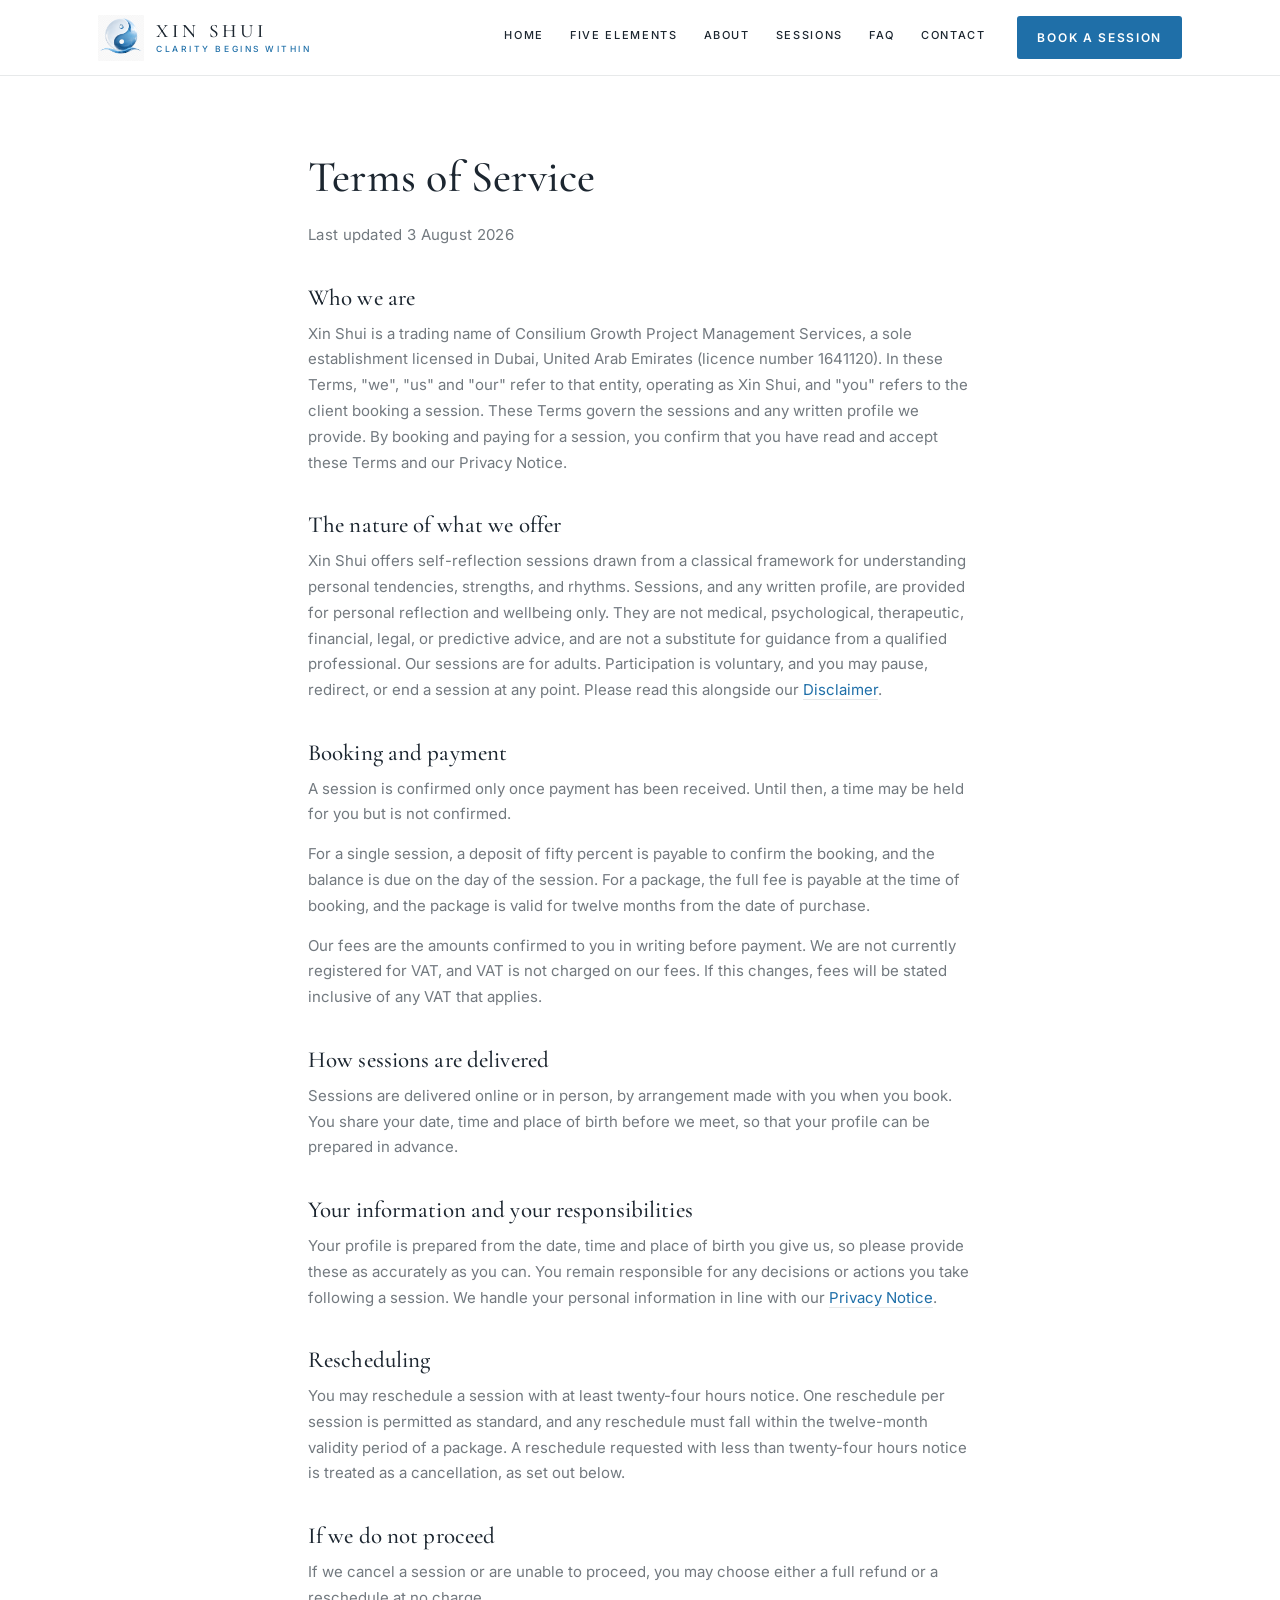
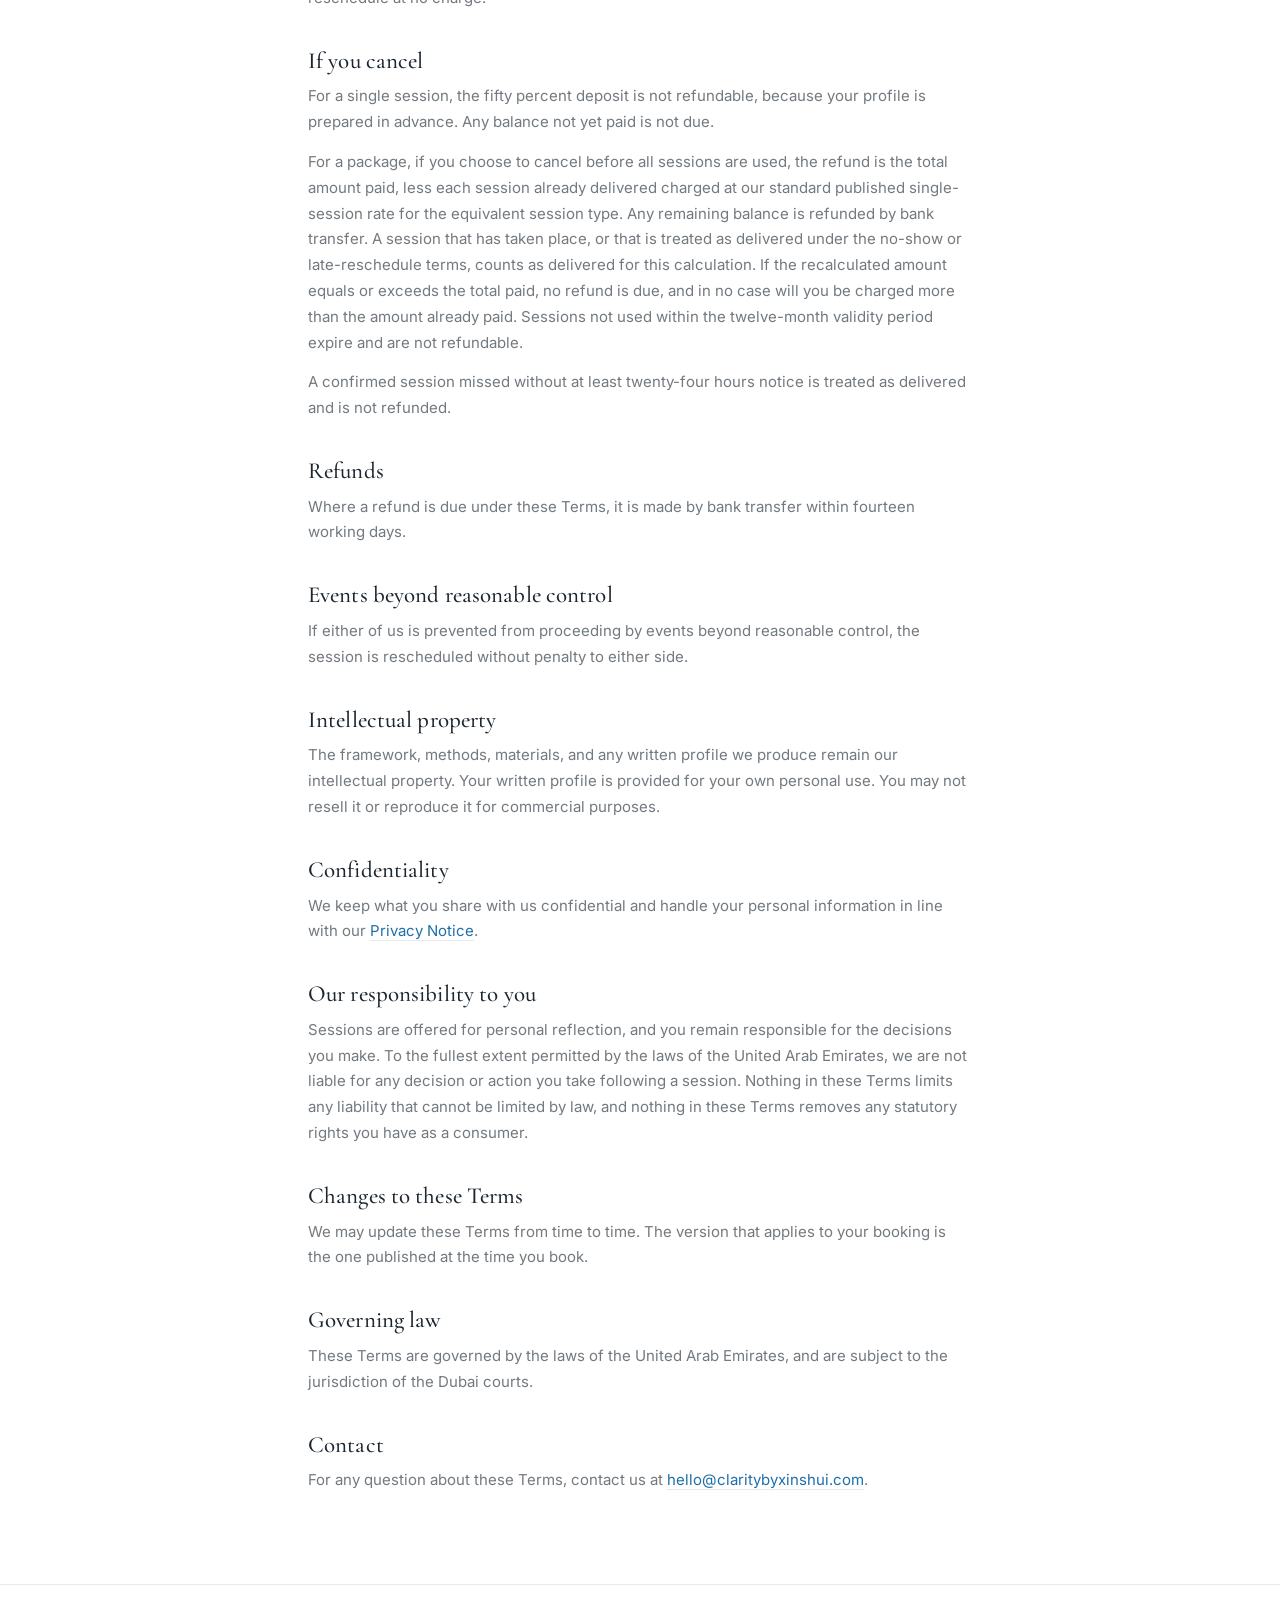
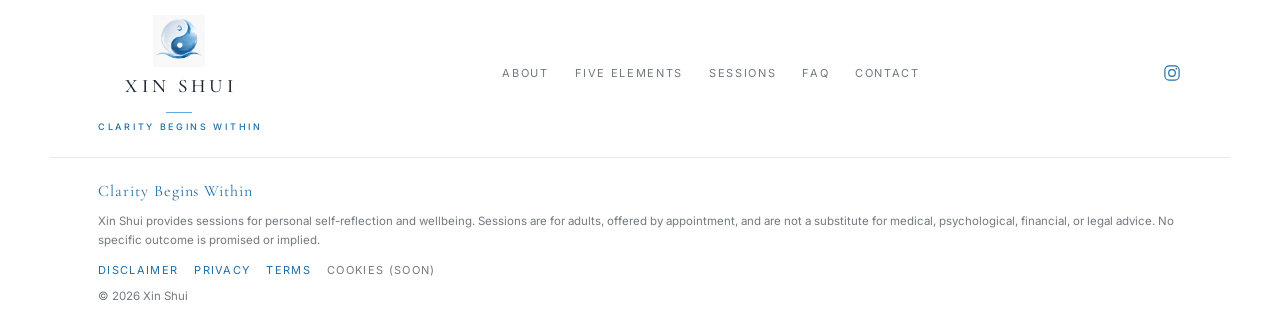
<file: terms.html>
<!DOCTYPE html>
<html lang="en">
<head>
<meta charset="utf-8">
<meta name="viewport" content="width=device-width, initial-scale=1">
<title>Xin Shui | Terms of Service</title>
<meta name="description" content="The terms on which Xin Shui provides sessions.">
<link rel="preconnect" href="https://fonts.googleapis.com">
<link rel="preconnect" href="https://fonts.gstatic.com" crossorigin>
<link href="https://fonts.googleapis.com/css2?family=Cormorant+Garamond:ital,wght@0,400;0,500;0,600;1,400;1,500&family=Inter:wght@400;500;600&family=Noto+Serif+SC:wght@400;500&display=swap" rel="stylesheet">
<link rel="stylesheet" href="css/styles.css?v=5">
</head>
<body>

<a class="skip" href="#main">Skip to content</a>

<header class="nav" id="nav">
  <div class="wrap nav-in">
    <a class="brand" href="index.html#top">
      <img src="logo.png" alt="" class="brand-mark">
      <span class="brand-text">
        <span class="brand-name">Xin&nbsp;Shui</span>
        <span class="brand-tag">Clarity Begins Within</span>
      </span>
    </a>

    <nav class="nav-links" aria-label="Primary">
      <a href="index.html#top">Home</a>
      <a href="index.html#practice">Five Elements</a>
      <a href="index.html#about">About</a>
      <a href="index.html#sessions">Sessions</a>
      <a href="index.html#faq">FAQ</a>
      <a href="index.html#contact">Contact</a>
    </nav>

    <a class="btn btn-solid nav-cta" href="index.html#contact">Book a session</a>

    <button class="nav-toggle" aria-expanded="false" aria-controls="nav-mobile" aria-label="Open menu">
      <span></span><span></span><span></span>
    </button>
  </div>
  <nav class="nav-mobile" id="nav-mobile" aria-label="Primary mobile" hidden>
    <a href="index.html#practice">Five Elements</a>
    <a href="index.html#about">About</a>
    <a href="index.html#sessions">Sessions</a>
    <a href="index.html#faq">FAQ</a>
    <a href="index.html#contact">Contact</a>
    <a class="btn btn-solid" href="index.html#contact">Book a session</a>
  </nav>
</header>

<main id="main">
  <section class="legal">
    <div class="wrap legal-in">

      <h1>Terms of Service</h1>
      <p class="legal-updated">Last updated 3 August 2026</p>

      <h2>Who we are</h2>
      <p>Xin Shui is a trading name of Consilium Growth Project Management Services, a sole establishment licensed in Dubai, United Arab Emirates (licence number 1641120). In these Terms, "we", "us" and "our" refer to that entity, operating as Xin Shui, and "you" refers to the client booking a session. These Terms govern the sessions and any written profile we provide. By booking and paying for a session, you confirm that you have read and accept these Terms and our Privacy Notice.</p>

      <h2>The nature of what we offer</h2>
      <p>Xin Shui offers self-reflection sessions drawn from a classical framework for understanding personal tendencies, strengths, and rhythms. Sessions, and any written profile, are provided for personal reflection and wellbeing only. They are not medical, psychological, therapeutic, financial, legal, or predictive advice, and are not a substitute for guidance from a qualified professional. Our sessions are for adults. Participation is voluntary, and you may pause, redirect, or end a session at any point. Please read this alongside our <a href="disclaimer.html">Disclaimer</a>.</p>

      <h2>Booking and payment</h2>
      <p>A session is confirmed only once payment has been received. Until then, a time may be held for you but is not confirmed.</p>
      <p>For a single session, a deposit of fifty percent is payable to confirm the booking, and the balance is due on the day of the session. For a package, the full fee is payable at the time of booking, and the package is valid for twelve months from the date of purchase.</p>
      <p>Our fees are the amounts confirmed to you in writing before payment. We are not currently registered for VAT, and VAT is not charged on our fees. If this changes, fees will be stated inclusive of any VAT that applies.</p>

      <h2>How sessions are delivered</h2>
      <p>Sessions are delivered online or in person, by arrangement made with you when you book. You share your date, time and place of birth before we meet, so that your profile can be prepared in advance.</p>

      <h2>Your information and your responsibilities</h2>
      <p>Your profile is prepared from the date, time and place of birth you give us, so please provide these as accurately as you can. You remain responsible for any decisions or actions you take following a session. We handle your personal information in line with our <a href="privacy.html">Privacy Notice</a>.</p>

      <h2>Rescheduling</h2>
      <p>You may reschedule a session with at least twenty-four hours notice. One reschedule per session is permitted as standard, and any reschedule must fall within the twelve-month validity period of a package. A reschedule requested with less than twenty-four hours notice is treated as a cancellation, as set out below.</p>

      <h2>If we do not proceed</h2>
      <p>If we cancel a session or are unable to proceed, you may choose either a full refund or a reschedule at no charge.</p>

      <h2>If you cancel</h2>
      <p>For a single session, the fifty percent deposit is not refundable, because your profile is prepared in advance. Any balance not yet paid is not due.</p>
      <p>For a package, if you choose to cancel before all sessions are used, the refund is the total amount paid, less each session already delivered charged at our standard published single-session rate for the equivalent session type. Any remaining balance is refunded by bank transfer. A session that has taken place, or that is treated as delivered under the no-show or late-reschedule terms, counts as delivered for this calculation. If the recalculated amount equals or exceeds the total paid, no refund is due, and in no case will you be charged more than the amount already paid. Sessions not used within the twelve-month validity period expire and are not refundable.</p>
      <p>A confirmed session missed without at least twenty-four hours notice is treated as delivered and is not refunded.</p>

      <h2>Refunds</h2>
      <p>Where a refund is due under these Terms, it is made by bank transfer within fourteen working days.</p>

      <h2>Events beyond reasonable control</h2>
      <p>If either of us is prevented from proceeding by events beyond reasonable control, the session is rescheduled without penalty to either side.</p>

      <h2>Intellectual property</h2>
      <p>The framework, methods, materials, and any written profile we produce remain our intellectual property. Your written profile is provided for your own personal use. You may not resell it or reproduce it for commercial purposes.</p>

      <h2>Confidentiality</h2>
      <p>We keep what you share with us confidential and handle your personal information in line with our <a href="privacy.html">Privacy Notice</a>.</p>

      <h2>Our responsibility to you</h2>
      <p>Sessions are offered for personal reflection, and you remain responsible for the decisions you make. To the fullest extent permitted by the laws of the United Arab Emirates, we are not liable for any decision or action you take following a session. Nothing in these Terms limits any liability that cannot be limited by law, and nothing in these Terms removes any statutory rights you have as a consumer.</p>

      <h2>Changes to these Terms</h2>
      <p>We may update these Terms from time to time. The version that applies to your booking is the one published at the time you book.</p>

      <h2>Governing law</h2>
      <p>These Terms are governed by the laws of the United Arab Emirates, and are subject to the jurisdiction of the Dubai courts.</p>

      <h2>Contact</h2>
      <p>For any question about these Terms, contact us at <a href="mailto:hello@claritybyxinshui.com">hello@claritybyxinshui.com</a>.</p>

    </div>
  </section>
</main>

<footer class="foot">
  <div class="wrap foot-in">
    <a class="brand" href="index.html#top">
      <img src="logo.png" alt="" class="brand-mark">
      <span class="brand-name">Xin&nbsp;Shui</span>
      <span class="brand-rule" aria-hidden="true"></span>
      <span class="brand-tag">Clarity Begins Within</span>
    </a>
    <nav class="foot-links" aria-label="Footer">
      <a href="index.html#about">About</a>
      <a href="index.html#practice">Five Elements</a>
      <a href="index.html#sessions">Sessions</a>
      <a href="index.html#faq">FAQ</a>
      <a href="index.html#contact">Contact</a>
    </nav>
    <div class="foot-social">
      <a href="https://instagram.com/clarity_xinshui" aria-label="Instagram" rel="noopener" target="_blank">
        <svg viewBox="0 0 24 24" fill="none" stroke="currentColor" stroke-width="1.4"><rect x="3.5" y="3.5" width="17" height="17" rx="5"/><circle cx="12" cy="12" r="4"/><circle cx="17.2" cy="6.8" r="1" fill="currentColor" stroke="none"/></svg>
      </a>
    </div>
  </div>
  <div class="wrap foot-legal">
    <p class="tagline">Clarity Begins Within</p>
    <p class="fineprint">Xin Shui provides sessions for personal self-reflection and wellbeing. Sessions are for adults, offered by appointment, and are not a substitute for medical, psychological, financial, or legal advice. No specific outcome is promised or implied.</p>
    <div class="foot-legal-links">
      <a href="disclaimer.html">Disclaimer</a>
      <a href="privacy.html">Privacy</a>
      <a href="terms.html">Terms</a>
      <span class="soon">Cookies (soon)</span>
    </div>
    <p class="copy">&copy; <span id="year">2026</span> Xin Shui</p>
  </div>
</footer>

<button class="totop" id="totop" aria-label="Back to top" hidden>
  <svg viewBox="0 0 24 24" fill="none" stroke="currentColor" stroke-width="1.6" aria-hidden="true"><path d="M12 19V6"/><path d="M6 12l6-6 6 6"/></svg>
</button>
<script src="js/main.js?v=2"></script>
</body>
</html>
</file>
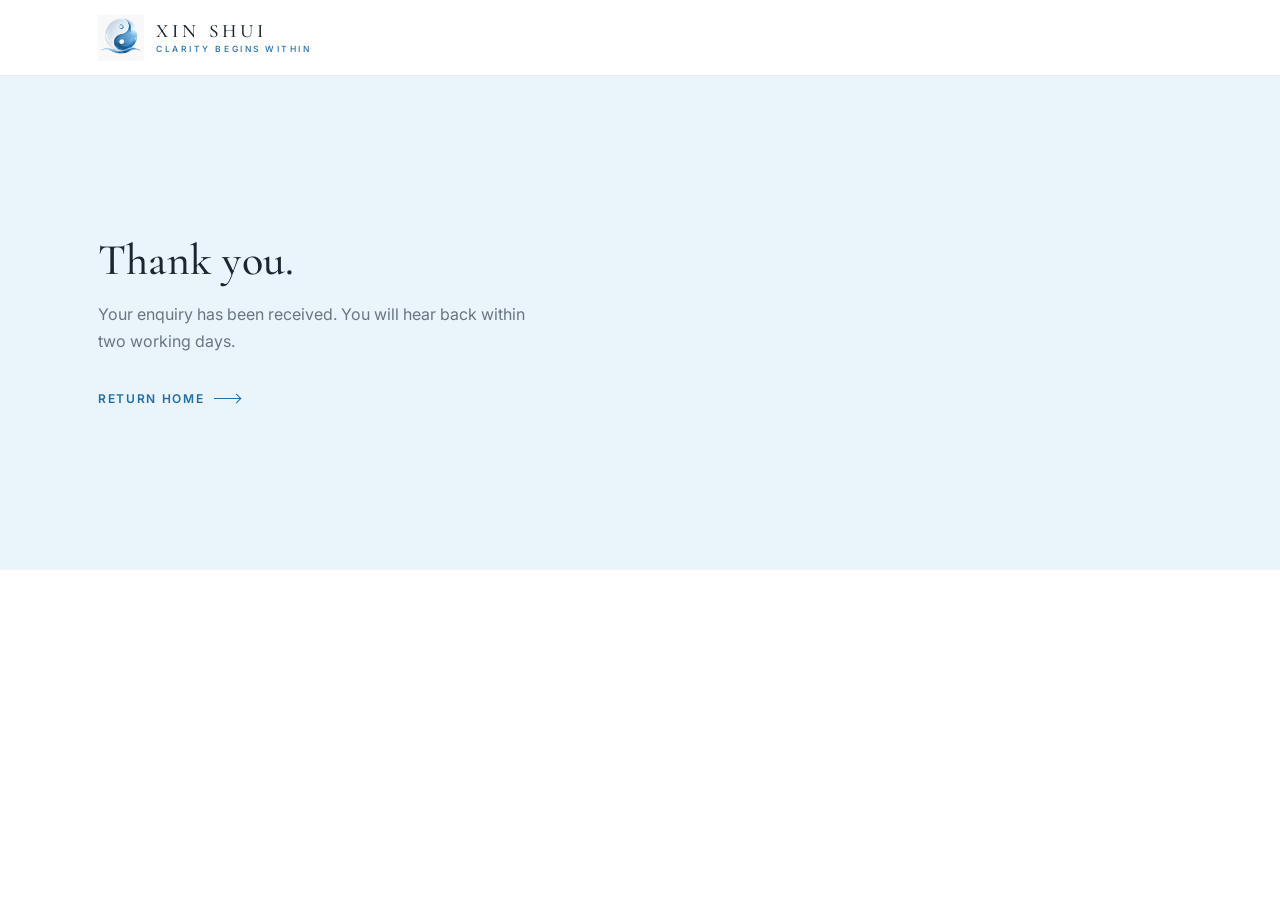
<file: thanks.html>
<!DOCTYPE html>
<html lang="en">
<head>
<meta charset="utf-8">
<meta name="viewport" content="width=device-width, initial-scale=1">
<title>Thank you | Xin Shui</title>
<meta name="robots" content="noindex">
<link rel="preconnect" href="https://fonts.googleapis.com">
<link rel="preconnect" href="https://fonts.gstatic.com" crossorigin>
<link href="https://fonts.googleapis.com/css2?family=Cormorant+Garamond:ital,wght@0,400;0,500&family=Inter:wght@400;500;600&display=swap" rel="stylesheet">
<link rel="stylesheet" href="css/styles.css">
</head>
<body>

<header class="nav" id="nav">
  <div class="wrap nav-in">
    <a class="brand" href="/">
      <img src="logo.png" alt="" class="brand-mark">
      <span class="brand-text">
        <span class="brand-name">Xin&nbsp;Shui</span>
        <span class="brand-tag">Clarity Begins Within</span>
      </span>
    </a>
  </div>
</header>

<main style="margin-top:var(--nav-h);padding-block:clamp(80px,14vw,160px);background:var(--pale)">
  <div class="wrap">
    <h1 style="font-size:clamp(30px,4vw,44px)">Thank you.</h1>
    <p style="margin-top:16px;color:var(--ink-60);max-width:44ch">
      Your enquiry has been received. You will hear back within two working days.
    </p>
    <p style="margin-top:30px"><a class="btn btn-text" href="/">Return home <span class="arrow" aria-hidden="true"></span></a></p>
  </div>
</main>

</body>
</html>
</file>
<file: css/styles.css>
/* ==========================================================================
   Xin Shui
   Palette and type are locked brand assets. Do not substitute.
   All photography lives in assets/img and is wired in below.
   ========================================================================== */

:root{
  --deep:#1F6FA8;
  --mid:#5DADE2;
  --pale:#EAF5FB;
  --ink:#1C2630;
  --ink-60:rgba(28,38,48,.62);
  --line:rgba(28,38,48,.10);
  --white:#fff;

  --wood:#3A6A54;
  --fire:#A25444;
  --earth:#987C52;
  --metal:#6D7C88;
  --water:#1A3452;

  --display:"Cormorant Garamond",Georgia,serif;
  --body:"Inter",system-ui,-apple-system,"Segoe UI",sans-serif;
  --cjk:"Noto Serif SC",serif;

  --wrap:1180px;
  --pad:clamp(20px,5vw,48px);
  --nav-h:76px;
}

*,*::before,*::after{box-sizing:border-box}
html{scroll-behavior:smooth;-webkit-text-size-adjust:100%}
body{
  margin:0;background:var(--white);color:var(--ink);
  font-family:var(--body);font-size:16px;line-height:1.65;
  -webkit-font-smoothing:antialiased;
}
img{max-width:100%;display:block}
a{color:inherit;text-decoration:none}
h1,h2,h3{font-family:var(--display);font-weight:500;line-height:1.12;margin:0;letter-spacing:.005em}
p{margin:0}
svg{width:100%;height:100%}

.wrap{width:100%;max-width:var(--wrap);margin:0 auto;padding-inline:var(--pad)}

.skip{
  position:absolute;left:-9999px;top:0;z-index:200;
  background:var(--deep);color:#fff;padding:12px 18px;border-radius:0 0 6px 0;
}
.skip:focus{left:0}

:focus-visible{outline:2px solid var(--deep);outline-offset:3px;border-radius:2px}

/* ---------- Buttons ---------- */
.btn{
  display:inline-flex;align-items:center;gap:10px;
  font-family:var(--body);font-size:12px;font-weight:600;
  letter-spacing:.14em;text-transform:uppercase;
  border:0;cursor:pointer;
}
.btn-solid{
  background:var(--deep);color:#fff;padding:15px 26px;border-radius:3px;
  transition:background .25s ease,transform .25s ease;
}
.btn-solid:hover{background:#18598a;transform:translateY(-1px)}
.btn-text{color:var(--deep);background:none}
.arrow{
  display:inline-block;width:26px;height:1px;background:currentColor;position:relative;
  transition:width .25s ease;
}
.arrow::after{
  content:"";position:absolute;right:0;top:-3px;width:7px;height:7px;
  border-top:1px solid currentColor;border-right:1px solid currentColor;transform:rotate(45deg);
}
.btn-text:hover .arrow{width:38px}

/* ---------- Nav ----------
   Solid white at all times so the header reads as a separate band above the
   banner. The .is-stuck class still applies on scroll and only deepens the
   shadow. */
.nav{
  position:fixed;inset:0 0 auto 0;z-index:100;height:var(--nav-h);
  display:flex;align-items:center;
  background:var(--white);
  border-bottom:1px solid var(--line);
  transition:box-shadow .3s ease;
}
.nav.is-stuck{box-shadow:0 2px 14px rgba(23,64,102,.08)}
.nav-in{display:flex;align-items:center;gap:24px}

.brand{display:flex;align-items:center;gap:11px;flex:0 0 auto}
.brand-mark{width:38px;height:38px;object-fit:contain}
.brand-name{
  font-family:var(--display);font-size:19px;font-weight:500;
  letter-spacing:.22em;text-transform:uppercase;
}

.nav-links{display:flex;gap:26px;margin-left:auto}
.nav-links a{
  font-size:11px;font-weight:500;letter-spacing:.15em;text-transform:uppercase;
  padding-bottom:4px;border-bottom:1px solid transparent;transition:border-color .2s ease;
}
.nav-links a:hover,.nav-links a.is-active{border-color:var(--deep)}
.nav-cta{margin-left:8px;padding:12px 20px}

.nav-toggle{
  display:none;margin-left:auto;background:none;border:0;padding:8px;cursor:pointer;
}
.nav-toggle span{display:block;width:22px;height:1.5px;background:var(--ink);margin:5px 0}

.nav-mobile{
  position:fixed;top:var(--nav-h);left:0;right:0;z-index:99;
  background:#fff;border-bottom:1px solid var(--line);
  padding:8px var(--pad) 26px;
  display:flex;flex-direction:column;gap:2px;
}
/* FIX: the hidden attribute now wins. This was the desktop menu bug. */
.nav-mobile[hidden]{display:none}
.nav-mobile a{padding:13px 0;font-size:12px;letter-spacing:.14em;text-transform:uppercase;border-bottom:1px solid var(--line)}
.nav-mobile .btn-solid{margin-top:16px;justify-content:center;border-bottom:0}

/* ==========================================================================
   HERO CAROUSEL
   Sits below the white header, not underneath it.
   ========================================================================== */
.hero{
  position:relative;margin-top:var(--nav-h);
  height:min(78vh,660px);min-height:460px;
  overflow:hidden;background:#cfe4f4;
}
.car-track{position:absolute;inset:0}

.slide{
  position:absolute;inset:0;
  display:flex;align-items:center;
  opacity:0;visibility:hidden;
  transition:opacity .9s ease,visibility .9s ease;
  background-position:center;background-size:cover;background-repeat:no-repeat;
}
.slide.is-active{opacity:1;visibility:visible}

/* Hero images. Supplied at 1852x849, converted to progressive JPEG.
   Replacements should keep the same 2.18 ratio and stay under 400KB. */
.slide-1{background-image:url("../assets/img/hero-1.jpg")}
.slide-2{background-image:url("../assets/img/hero-2.jpg")}
.slide-3{background-image:url("../assets/img/hero-3.jpg")}
.slide-4{background-image:url("../assets/img/hero-4.jpg")}

/* Scrim. Keeps the headline legible over any photograph you supply,
   including a dark one. Do not remove. */
.slide::before{
  content:"";position:absolute;inset:0;
  background:linear-gradient(90deg,rgba(255,255,255,.86) 0%,rgba(255,255,255,.60) 36%,rgba(255,255,255,0) 66%);
  pointer-events:none;
}
/* Right hand variant. Used where the subject of the photograph sits left. */
.slide--right::before{
  background:linear-gradient(270deg,rgba(255,255,255,.86) 0%,rgba(255,255,255,.60) 36%,rgba(255,255,255,0) 66%);
}
.slide--right .slide-in{display:flex;flex-direction:column;align-items:flex-end;text-align:right}
.slide--right .slide-actions{justify-content:flex-end}

.slide-in{position:relative;z-index:2;max-width:var(--wrap)}
.slide-title{font-size:clamp(34px,4.6vw,54px);max-width:20ch}
.slide-title .l1,.slide-title .l2{display:block}
.slide-title .l2{color:var(--deep);font-style:italic}
.slide-sub{margin-top:18px;font-size:15px;color:var(--ink-60);max-width:38ch}
.slide-actions{display:flex;align-items:center;gap:28px;margin-top:32px;flex-wrap:wrap}

/* Carousel controls */
.car-nav{
  position:absolute;top:50%;transform:translateY(-50%);z-index:5;
  width:44px;height:44px;padding:11px;border:0;border-radius:50%;cursor:pointer;
  background:rgba(255,255,255,.72);color:var(--deep);
  transition:background .2s ease;
}
.car-nav:hover{background:#fff}
.car-prev{left:14px}
.car-next{right:14px}

.car-dots{
  position:absolute;left:0;right:0;bottom:22px;z-index:5;
  display:flex;justify-content:center;gap:10px;
}
.car-dots button{
  width:9px;height:9px;padding:0;border:1px solid var(--deep);border-radius:50%;
  background:transparent;cursor:pointer;transition:background .2s ease;
}
.car-dots button[aria-selected="true"]{background:var(--deep)}

/* ---------- Strip ---------- */
.strip{background:#fff;border-bottom:1px solid var(--line)}
.strip-in{
  display:grid;grid-template-columns:repeat(5,1fr);
  padding-block:clamp(34px,5vw,50px);
}
.strip-item{
  display:flex;flex-direction:column;align-items:center;gap:14px;text-align:center;
  padding-inline:12px;border-right:1px solid var(--line);
}
.strip-item:last-child{border-right:0}
.strip-icon{
  width:44px;height:44px;border-radius:50%;background:var(--pale);color:var(--deep);
  display:grid;place-items:center;padding:11px;
}
.strip-item p{font-family:var(--display);font-size:17px;line-height:1.35}

/* ---------- Split ---------- */
.split{display:grid;grid-template-columns:1fr 1fr;min-height:min(58vh,470px)}
.split-media{
  background:url("../assets/img/split.jpg") center/cover no-repeat;
}
.split-copy{background:var(--pale);display:flex;align-items:center}
.split-copy-in{padding:clamp(38px,6vw,74px);max-width:490px}
.split-copy h2{font-size:clamp(28px,3.4vw,40px)}
.split-copy p{margin-top:18px;color:var(--ink-60);font-size:15px}
.split-copy .btn-text{margin-top:26px}

/* ---------- Elements ----------
   Photographic discs, 500x500 square crops. */
.elements{background:#fff}
.el-in{
  display:grid;grid-template-columns:repeat(5,1fr);gap:20px;
  padding-block:clamp(40px,5.5vw,62px);
}
.el{display:flex;flex-direction:column;align-items:center;gap:16px}
.el-disc{
  width:clamp(84px,10vw,116px);aspect-ratio:1;border-radius:50%;
  transition:transform .35s ease,box-shadow .35s ease;
  box-shadow:0 10px 24px rgba(23,64,102,.12);
}
.el:hover .el-disc{transform:translateY(-5px);box-shadow:0 16px 30px rgba(23,64,102,.20)}
.el-disc{background-position:center;background-size:cover;background-repeat:no-repeat}
.el-wood{background-image:url("../assets/img/el-wood.jpg")}
.el-fire{background-image:url("../assets/img/el-fire.jpg")}
.el-earth{background-image:url("../assets/img/el-earth.jpg")}
.el-metal{background-image:url("../assets/img/el-metal.jpg")}
.el-water{background-image:url("../assets/img/el-water.jpg")}
.el-name{
  font-size:11px;font-weight:600;letter-spacing:.18em;text-transform:uppercase;color:var(--ink);
}

/* ---------- Duo ---------- */
.duo{display:grid;grid-template-columns:1fr 1fr;gap:2px;background:var(--line)}
.duo-card{background:var(--pale);display:flex;flex-direction:column}
.duo-media{aspect-ratio:16/9;background-position:center;background-size:cover}
.duo-media-1{background-image:url("../assets/img/duo-1.jpg")}
.duo-media-2{background-image:url("../assets/img/duo-2.jpg")}
.duo-body{padding:clamp(24px,3.4vw,38px)}
.duo-body h3{font-size:clamp(21px,2.4vw,26px)}
.duo-body p{margin-top:8px;color:var(--ink-60);font-size:14px}
.duo-body .btn-text{margin-top:20px}

/* ---------- FAQ ---------- */
.faq{background:#fff;padding-block:clamp(54px,7vw,86px)}
.faq-in{display:grid;grid-template-columns:.9fr 1.5fr;gap:clamp(28px,5vw,64px);align-items:start}
.faq-head h2{font-size:clamp(28px,3.4vw,38px)}
.faq-head .btn-text{margin-top:26px}
.faq-item{border-bottom:1px solid var(--line)}
.faq-q{
  width:100%;background:none;border:0;cursor:pointer;
  display:flex;justify-content:space-between;align-items:center;gap:20px;
  padding:17px 0;text-align:left;
  font-family:var(--body);font-size:14px;color:var(--ink);
}
.faq-q:hover{color:var(--deep)}
.faq-sign{position:relative;width:13px;height:13px;flex:0 0 auto}
.faq-sign::before,.faq-sign::after{
  content:"";position:absolute;background:var(--deep);
  left:50%;top:50%;transform:translate(-50%,-50%);
}
.faq-sign::before{width:13px;height:1.4px}
.faq-sign::after{width:1.4px;height:13px;transition:transform .25s ease}
.faq-q[aria-expanded="true"] .faq-sign::after{transform:translate(-50%,-50%) scaleY(0)}
.faq-a{display:grid;grid-template-rows:0fr;transition:grid-template-rows .3s ease}
.faq-a > p{overflow:hidden;font-size:14px;color:var(--ink-60)}
.faq-item.is-open .faq-a{grid-template-rows:1fr}
.faq-item.is-open .faq-a > p{padding-bottom:20px}

/* ---------- CTA and enquiry form ---------- */
.cta{
  position:relative;padding-block:clamp(60px,8vw,104px);
  background:url("../assets/img/cta.jpg") center/cover no-repeat;
}
/* Softens the photograph behind the copy and the form. */
.cta::before{
  content:"";position:absolute;inset:0;
  background:linear-gradient(90deg,rgba(255,255,255,.72) 0%,rgba(255,255,255,.42) 50%,rgba(255,255,255,.30) 100%);
  pointer-events:none;
}
.cta-in{
  position:relative;z-index:2;
  display:grid;grid-template-columns:1fr 1fr;gap:clamp(28px,5vw,64px);align-items:center;
}
.cta h2{font-size:clamp(28px,3.6vw,40px)}
.cta-copy p{margin-top:12px;color:var(--ink-60);font-size:15px}

.enq{background:rgba(255,255,255,.92);padding:clamp(24px,3.4vw,36px);border-radius:4px}
.enq-row{display:grid;grid-template-columns:1fr 1fr;gap:16px}
.field{display:block;margin-bottom:16px}
.field span{
  display:block;font-size:11px;font-weight:600;letter-spacing:.14em;
  text-transform:uppercase;color:var(--ink-60);margin-bottom:7px;
}
.field input,.field textarea{
  width:100%;font-family:var(--body);font-size:15px;color:var(--ink);
  padding:12px 14px;border:1px solid var(--line);border-radius:3px;background:#fff;
}
.field textarea{resize:vertical}
.field input:focus,.field textarea:focus{outline:2px solid var(--deep);outline-offset:1px}
.enq-note{margin-top:14px;font-size:11.5px;color:var(--ink-60);line-height:1.6}
.hp{position:absolute;left:-9999px}

/* ---------- Footer ---------- */
.foot{background:#fff;border-top:1px solid var(--line);padding-block:30px 26px}
.foot-in{display:flex;align-items:center;gap:24px;flex-wrap:wrap}
.foot-links{display:flex;gap:26px;margin-inline:auto;flex-wrap:wrap}
.foot-links a{font-size:11px;letter-spacing:.15em;text-transform:uppercase;color:var(--ink-60)}
.foot-links a:hover{color:var(--deep)}
.foot-social{display:flex;gap:16px;color:var(--deep)}
.foot-social a{width:20px;height:20px}
.foot-legal{margin-top:26px;padding-top:20px;border-top:1px solid var(--line)}
.tagline{font-family:var(--display);font-size:16px;letter-spacing:.06em;color:var(--deep)}
.fineprint,.copy{margin-top:8px;font-size:11.5px;color:var(--ink-60);line-height:1.6}

/* ---------- Responsive ---------- */
@media (max-width:960px){
  .nav-links,.nav-cta{display:none}
  .nav-toggle{display:block}
  .hero{height:auto;min-height:0}
  .car-track{position:relative;inset:auto}
  .slide{position:absolute;inset:0}
  .slide.is-active{position:relative;inset:auto}
  .slide-in{padding-block:clamp(56px,12vw,88px)}
  .slide::before{background:linear-gradient(180deg,rgba(255,255,255,.88) 0%,rgba(255,255,255,.66) 60%,rgba(255,255,255,.4) 100%)}
  .car-nav{display:none}
  .strip-in{grid-template-columns:repeat(3,1fr);gap:26px 0}
  .strip-item:nth-child(3n){border-right:0}
  .split{grid-template-columns:1fr}
  .split-media{min-height:280px}
  .el-in{grid-template-columns:repeat(3,1fr);gap:28px 16px}
  .duo{grid-template-columns:1fr}
  .faq-in{grid-template-columns:1fr}
  .cta-in{grid-template-columns:1fr}
}
@media (max-width:560px){
  .strip-in{grid-template-columns:repeat(2,1fr)}
  .strip-item{border-right:0}
  .el-in{grid-template-columns:repeat(2,1fr)}
  .enq-row{grid-template-columns:1fr}
  .foot-in{flex-direction:column;align-items:flex-start}
  .foot-links{margin-inline:0}
}

@media (prefers-reduced-motion:reduce){
  *{animation:none!important;transition:none!important}
  html{scroll-behavior:auto}
}
/* ==========================================================================
   XIN SHUI - OVERRIDE BLOCK v2
   Replaces v1 entirely. If v1 is already in css/styles.css, delete it first
   and paste this in its place. Do not run both.

   Append to the END of css/styles.css. Nothing above that point is modified.
   Longhand properties only, except the two duo image swaps which are
   deliberate and are marked.

   Contents:
     1. Element discs, veiled photograph with character overlay
     2. Element heading, descriptors and closing link
     3. Sessions section heading, and duo image swap
     4. Logo lockup with tagline
     5. Pillar strip, horizontal scroll on mobile
     6. Five elements, single row on mobile
     7. Vertical spacing compression on mobile
     8. CTA background crop
     9. Footer compression
   ========================================================================== */


/* ==========================================================================
   1. ELEMENT DISCS
   TUNE: --el-veil is the white veil strength. Higher is paler and pushes
   the character forward. 0.62 is confirmed good on device.
   ========================================================================== */
:root{ --el-veil:.62; }

.el-disc{
  position:relative;
  display:grid;
  place-items:center;
  overflow:hidden;
}
.el-disc::before{
  content:"";
  position:absolute;
  inset:0;
  background-color:rgba(255,255,255,var(--el-veil));
  border-radius:50%;
  transition:background-color .35s ease;
}
.el-disc::after{
  position:relative;
  z-index:1;
  font-family:var(--cjk);
  font-weight:500;
  font-size:clamp(42px,5.2vw,58px);
  line-height:1;
  letter-spacing:0;
  transition:transform .35s ease;
}
.el:hover .el-disc::before{ background-color:rgba(255,255,255,calc(var(--el-veil) - .10)); }
.el:hover .el-disc::after{ transform:scale(1.04); }

.el-wood::after { content:"\6728"; color:var(--wood);  }
.el-fire::after { content:"\706B"; color:var(--fire);  }
.el-earth::after{ content:"\571F"; color:var(--earth); }
.el-metal::after{ content:"\91D1"; color:var(--metal); }
.el-water::after{ content:"\6C34"; color:var(--water); }


/* ==========================================================================
   2. ELEMENT SECTION HEADING, DESCRIPTORS AND CLOSING LINK
   ========================================================================== */
.el-head{padding-top:clamp(40px,5.5vw,62px)}
.el-head h2{font-size:clamp(24px,3vw,34px);max-width:22ch}
.elements .el-in{padding-block:clamp(26px,3.4vw,40px)}
.el-foot{padding-bottom:clamp(40px,5.5vw,62px)}

.el-desc{
  font-family:var(--display);
  font-size:clamp(13px,1.4vw,16px);
  line-height:1.25;
  color:var(--ink-60);
  text-align:center;
  max-width:16ch;
}
.el{gap:12px}
.el .el-name{margin-bottom:-4px}


/* ==========================================================================
   3. SESSIONS SECTION
   The two photographs are swapped. The still life now carries "Inside a
   session" and the figure carries "Who tends to come". If your filenames
   differ from the ones below, correct the two url values only.
   ========================================================================== */
.duo-sec{background:#fff}
.duo-head{padding-block:clamp(40px,5.5vw,62px) clamp(20px,2.6vw,30px)}
.duo-head h2{font-size:clamp(24px,3vw,34px)}

.duo-media-1{background-image:url("../assets/img/duo-2.jpg")}
.duo-media-2{background-image:url("../assets/img/duo-1.jpg")}


/* ==========================================================================
   4. LOGO LOCKUP WITH TAGLINE
   ========================================================================== */
.brand-text{display:flex;flex-direction:column;justify-content:center}
.brand-tag{
  font-family:var(--body);font-size:8.5px;font-weight:500;
  letter-spacing:.30em;text-transform:uppercase;color:var(--deep);
  margin-top:4px;white-space:nowrap;
}
.foot .brand{flex-direction:column;align-items:center;gap:9px;text-align:center}
.foot .brand-mark{width:44px;height:44px}
.foot .brand-rule{width:26px;height:1px;background:var(--mid);margin-top:8px}
.foot .brand-tag{font-size:9px;margin-top:8px}

@media (max-width:420px){
  .brand-mark{width:32px;height:32px}
  .brand-name{font-size:16px;letter-spacing:.18em}
  .brand-tag{font-size:7.5px;letter-spacing:.24em}
}


/* ==========================================================================
   5. MOBILE, 700px and below
   ========================================================================== */
@media (max-width:700px){

  /* Pillar strip, horizontal scroll. Items are 40% of the viewport so two
     and a half are visible. The half item plus the fade is the swipe cue.
     The fade lives on the parent, not on the scroll container, because a
     mask on a scroll container breaks scrolling in Safari. */
  .strip-in{
    display:flex;
    flex-wrap:nowrap;
    grid-template-columns:none;
    gap:0;
    padding-block:26px 24px;
    padding-inline:0;
    overflow-x:scroll;
    overflow-y:hidden;
    -webkit-overflow-scrolling:touch;
    touch-action:pan-x;
    scrollbar-width:none;
  }
  .strip-in::-webkit-scrollbar{display:none}

  .strip{position:relative}
  .strip::after{
    content:"";
    position:absolute;
    top:0;right:0;bottom:0;
    width:52px;
    pointer-events:none;
    background-image:linear-gradient(90deg,rgba(255,255,255,0),rgba(255,255,255,.92));
  }

 .strip-item{
    flex:0 0 150px;
    min-width:150px;
    gap:10px;
    padding-inline:12px;
    border-right:1px solid var(--line);
  }
  .strip-item:first-child{margin-left:var(--pad)}
  .strip-item:last-child{margin-right:var(--pad);border-right:0}
  .strip-item:nth-child(3n){border-right:1px solid var(--line)}
  .strip-icon{width:38px;height:38px;padding:9px}
  .strip-item p{font-size:15px;line-height:1.3}
}


/* ==========================================================================
   6. MOBILE, 560px and below
   ========================================================================== */
@media (max-width:560px){

  /* ---------- Hero ---------- */
  .slide-in{padding-block:46px 42px}
  .slide-title{font-size:clamp(27px,7.4vw,34px);max-width:20ch}
  .slide-actions{gap:16px;margin-top:22px;flex-direction:column;align-items:flex-start}
  .slide--right .slide-actions{align-items:flex-end}
  .car-dots{bottom:16px}

  /* ---------- Five elements, one row ---------- */
  .el-head{padding-top:34px}
  .el-head h2{font-size:22px;max-width:none}
  .elements .el-in{
    grid-template-columns:repeat(5,1fr);
    gap:0 6px;
    padding-block:20px 18px;
  }
  .el{gap:8px}
  .el-disc{
    width:100%;
    box-shadow:0 5px 12px rgba(23,64,102,.12);
  }
  .el-disc::after{font-size:31px}
  .el-name{font-size:8.5px;letter-spacing:.10em;margin-bottom:-5px}
  .el-desc{font-size:11.5px;line-height:1.22;max-width:none}
  .el-foot{padding-bottom:34px}

  /* ---------- Split ---------- */
  .split{min-height:0}
  .split-media{min-height:190px}
  .split-copy-in{padding:30px var(--pad) 32px;max-width:none}
  .split-copy h2{font-size:26px}
  .split-copy p{margin-top:12px;font-size:14.5px}
  .split-copy .btn-text{margin-top:18px}

  /* ---------- Sessions ---------- */
  .duo-head{padding-block:34px 16px}
  .duo-head h2{font-size:24px}
  .duo-media{aspect-ratio:5/3}
  .duo-body{padding:22px var(--pad) 26px}
  .duo-body h3{font-size:21px}
  .duo-body p{margin-top:6px}
  .duo-body .btn-text{margin-top:14px}

  /* ---------- FAQ ---------- */
  .faq{padding-block:44px 46px}
  .faq-in{gap:22px}
  .faq-head h2{font-size:26px}
  .faq-head .btn-text{margin-top:16px}
  .faq-q{padding:15px 0;font-size:13.5px}
  .faq-item.is-open .faq-a > p{padding-bottom:16px}

  /* ---------- CTA and form ----------
     The stone cairn sits at 76 percent across cta.jpg. The image is 3:1, so
     on a portrait section it scales by height and the whole vertical range
     is always visible. Only the horizontal value does anything here.
     TUNE: lower pushes the stones right and clear of the form card,
     higher pulls them central and further behind it. */
  .cta{
    padding-block:42px 46px;
    background-position:74% center;
  }
  .cta-in{gap:22px}
  .cta h2{font-size:26px}
  .cta-copy p{margin-top:8px;font-size:14.5px}
  .enq{padding:20px 18px}
  .field{margin-bottom:14px}
  .field input,.field textarea{padding:11px 12px;font-size:16px}
  .enq-note{margin-top:12px}

  /* ---------- Footer ---------- */
  .foot{padding-block:26px 22px}
  .foot-in{
    flex-direction:column;
    align-items:center;
    gap:18px;
    text-align:center;
  }
  .foot-links{
    margin-inline:0;
    justify-content:center;
    gap:10px 18px;
  }
  .foot-links a{font-size:10px;letter-spacing:.12em}
  .foot-social{justify-content:center}
  .foot-legal{margin-top:18px;padding-top:16px;text-align:center}
  .foot-legal .tagline{display:none}
  .fineprint{font-size:10.5px;line-height:1.55}
  .copy{margin-top:6px;font-size:10.5px}
}


/* ==========================================================================
   7. NARROW MOBILE, 400px and below
   ========================================================================== */
@media (max-width:400px){
  .strip-item{flex:0 0 44%}
  .strip-item p{font-size:14px}
  .elements .el-in{gap:0 4px}
  .el-disc::after{font-size:28px}
  .el-name{font-size:8px;letter-spacing:.06em}
  .el-desc{font-size:10.5px}
  .slide-title{font-size:26px}
  .split-copy h2,.faq-head h2,.cta h2,.duo-head h2{font-size:23px}
  .el-head h2{font-size:21px}
}


/* ==========================================================================
   XIN SHUI - OVERRIDE BLOCK v3
   APPEND to the very END of css/styles.css, after override block v2.
   v3 ADDS TO v2. It does NOT replace v2. Both must be present.

   DO NOT replace css/styles.css from any file outside the repository.
   Every copy outside the repository is missing image references and
   overwriting the file would strip the photographs off the site.

   PREREQUISITE: override block v1 must be DELETED from this file first.
   v1 sets a CSS mask on the pillar strip scroll container. A mask on a
   scroll container disables touch scrolling in Safari. v2 was written to
   move that fade off the scroll container, but v2 never declares
   mask-image, so it cannot override v1 and v1 survives in the cascade.
   Section 1 below neutralises it defensively, but v1 should still go.

   Longhand properties only. The background shorthand is never used here,
   so every image URL declared earlier in this file survives.

   Contents:
     1. Pillar strip, touch scroll restored
     2. Hero, uniform slide height on mobile
     3. Hero, fifth slide image
     4. Split section, heading overlaid on the photograph
     5. Five Elements, introductory paragraph
     6. Sessions, introductory paragraph
     7. Brand lockup alignment
     8. Scroll offset for the fixed header
   ========================================================================== */


/* ==========================================================================
   1. PILLAR STRIP, TOUCH SCROLL RESTORED
   ========================================================================== */
@media (max-width:700px){
  .strip-in{
    -webkit-mask-image:none;
    mask-image:none;
  }
}


/* ==========================================================================
   2. HERO, UNIFORM SLIDE HEIGHT ON MOBILE
   Below 960px the hero collapses to the height of whichever headline is
   showing, and the five headlines are different lengths. A floor under the
   active slide holds every slide at the height of the tallest.

   TUNE: raise if the longest headline still overflows, lower to tighten.
   Desktop is untouched. .hero already carries a fixed height there.
   ========================================================================== */
@media (max-width:960px){
  .hero{min-height:420px}
  .slide.is-active{min-height:420px;width:100%}
}
@media (max-width:560px){
  .hero{min-height:360px}
  .slide.is-active{min-height:360px}
}
@media (max-width:400px){
  .hero{min-height:340px}
  .slide.is-active{min-height:340px}
}


/* ==========================================================================
   3. HERO, FIFTH SLIDE
   Source image is 16:9 rather than the 2.18:1 of the other four, so it
   crops harder. The sphere sits at roughly 75 percent across the frame.

   TUNE: background-position. Lower pulls the sphere left and further
   under the headline. Higher pushes it right and out of frame.
   ========================================================================== */
.slide-5{background-image:url("../assets/img/hero-5.jpg")}
.slide-5{background-position:72% center}
@media (max-width:700px){
  .slide-5{background-position:68% center}
}


/* ==========================================================================
   4. SPLIT SECTION, HEADING OVERLAID ON THE PHOTOGRAPH
   The blue copy panel is removed from the HTML. The section is now a
   single full width image with the heading sitting on a scrim.

   TUNE: the two gradients below are the scrim. If the heading is hard to
   read against a replacement photograph, raise the first stop toward 1.
   ========================================================================== */
.split{
  grid-template-columns:1fr;
  min-height:0;
}
.split-media{
  position:relative;
  display:flex;
  align-items:center;
  min-height:min(46vh,380px);
}
.split-media::before{
  content:"";
  position:absolute;
  inset:0;
  background-image:linear-gradient(90deg,rgba(255,255,255,.90) 0%,rgba(255,255,255,.64) 42%,rgba(255,255,255,0) 74%);
  pointer-events:none;
}
.split-overlay{position:relative;z-index:2}
.split-overlay h2{
  font-size:clamp(26px,3.4vw,40px);
  max-width:16ch;
}

@media (max-width:700px){
  .split-media{
    min-height:260px;
  }
  .split-media::before{
    background-image:linear-gradient(180deg,rgba(255,255,255,.90) 0%,rgba(255,255,255,.62) 62%,rgba(255,255,255,.32) 100%);
  }
  .split-overlay{align-self:flex-start;padding-top:34px}
  .split-overlay h2{font-size:25px;max-width:18ch}
}
@media (max-width:400px){
  .split-media{min-height:230px}
  .split-overlay h2{font-size:23px}
}


/* ==========================================================================
   5. FIVE ELEMENTS, INTRODUCTORY PARAGRAPH
   Sits below the heading and above the discs. This paragraph came from
   the blue panel that was removed in section 4.
   ========================================================================== */
.el-intro{
  margin-top:16px;
  max-width:56ch;
  font-size:15px;
  line-height:1.7;
  color:var(--ink-60);
}
@media (max-width:560px){
  .el-intro{margin-top:12px;font-size:14.5px;line-height:1.6}
}


/* ==========================================================================
   6. SESSIONS, INTRODUCTORY PARAGRAPH
   ========================================================================== */
.duo-intro{
  margin-top:14px;
  max-width:48ch;
  font-size:15px;
  line-height:1.7;
  color:var(--ink-60);
}
@media (max-width:560px){
  .duo-intro{margin-top:10px;font-size:14.5px}
}


/* ==========================================================================
   7. BRAND LOCKUP ALIGNMENT
   Two corrections.

   a. The mark is enlarged. At 38px it read smaller than the two line
      text block beside it.
   b. Letter spacing is applied AFTER the final character of a line, so
      both lines carried invisible trailing space, and different amounts
      of it, because the two lines carry different tracking values. The
      negative right margins cancel exactly that much and let the text
      block sit optically centred against the mark.

   TUNE: if the mark still reads small, raise 46px and 52px together.
   ========================================================================== */
.brand{align-items:center;gap:12px}
.brand-mark{width:46px;height:46px}
.brand-text{gap:0}
.brand-name{margin-right:-.22em}
.brand-tag{margin-right:-.30em;margin-top:5px}

.foot .brand-mark{width:52px;height:52px}
.foot .brand-name{margin-right:-.22em}
.foot .brand-tag{margin-right:-.30em}

@media (max-width:560px){
  .brand{gap:10px}
  .brand-mark{width:42px;height:42px}
}
@media (max-width:420px){
  .brand-mark{width:38px;height:38px}
  .brand-name{font-size:16px;letter-spacing:.18em;margin-right:-.18em}
  .brand-tag{font-size:7.5px;letter-spacing:.24em;margin-right:-.24em}
}


/* ==========================================================================
   8. SCROLL OFFSET FOR THE FIXED HEADER
   Without this, every in page link lands with the target sitting behind
   the fixed header. This was not previously set anywhere in the file.
   ========================================================================== */
#practice,#about,#sessions,#faq,#contact{
  scroll-margin-top:calc(var(--nav-h) + 12px);
}

/* ==========================================================================
   XIN SHUI - OVERRIDE BLOCK v4
   APPEND to the very END of css/styles.css, after override block v3.
   v4 ADDS TO v3. It does NOT replace v3. Both must be present.

   DO NOT replace css/styles.css from any file outside the repository.
   Every copy outside the repository is missing image references and
   overwriting the file would strip the photographs off the site.

   Longhand properties only. The background shorthand is never used here,
   so every image URL declared earlier in this file survives.

   Contents:
     1. Hero slide one, the sphere photograph
     2. Split section, copy moved to the right
     3. Proximity spacing, elements and sessions
     4. Sessions heading sizing
   ========================================================================== */


/* ==========================================================================
   1. HERO SLIDE ONE, SPHERE
   hero-sphere.jpg is 1852x1042, a 16:9 frame against the 2.18:1 of the
   other four heroes, so it crops harder at every width. The sphere sits
   at roughly 74 percent across the source image. The copy sits left, over
   open sky and water, and never touches the sphere.

   TUNE: background-position. Lower pulls the sphere toward the copy.
   Higher pushes it off the right edge.
   ========================================================================== */
.slide-sphere{background-image:url("../assets/img/hero-sphere.jpg")}
.slide-sphere{background-position:62% center}

@media (max-width:700px){
  /* Portrait crops hard. This keeps the sphere in frame below the
     headline rather than losing it off the right edge. */
  .slide-sphere{background-position:72% center}
}


/* ==========================================================================
   2. SPLIT SECTION, COPY TO THE RIGHT
   The heading moves clear of the figure in the photograph, which sits
   left of centre. The scrim reverses direction so the white wash follows
   the text to the right edge instead of away from it.
   ========================================================================== */
.split-media{justify-content:flex-end}
.split-overlay{text-align:right}
.split-overlay h2{margin-left:auto}
.split-media::before{
  background-image:linear-gradient(270deg,rgba(255,255,255,.90) 0%,rgba(255,255,255,.64) 42%,rgba(255,255,255,0) 74%);
}

@media (max-width:700px){
  /* Mobile keeps a vertical scrim. A side wash leaves too little width
     for the heading on a narrow screen. Text stays right aligned so the
     alignment reads as deliberate rather than as a breakpoint artefact. */
  .split-media::before{
    background-image:linear-gradient(180deg,rgba(255,255,255,.92) 0%,rgba(255,255,255,.64) 58%,rgba(255,255,255,.30) 100%);
  }
  .split-overlay{align-self:flex-start;padding-top:32px}
  .split-overlay h2{max-width:20ch;margin-left:auto}
}


/* ==========================================================================
   3. PROXIMITY SPACING
   Each item now sits closer to its own caption than to its neighbour, so
   the eye groups text with the right visual. Previously the two gaps were
   near equal, which is why nothing grouped.

   TUNE: in each pair below, the first value is the gap WITHIN an item and
   the second is the gap BETWEEN items. Keep the second at least three
   times the first or the grouping stops reading.
   ========================================================================== */

/* Five elements. Disc, name and descriptor tighten into one unit while
   the gap between the five items opens up. */
.el{gap:8px}
.elements .el-in{gap:34px 22px}

/* Sessions. The photograph and its heading pull together, and the two
   cards separate from each other. */
.duo{gap:8px}
.duo-body{padding-top:20px}

@media (max-width:560px){
  .el{gap:6px}
  .elements .el-in{gap:26px 8px}
  .duo{gap:14px}
  .duo-body{padding-top:16px}
}


/* ==========================================================================
   4. SESSIONS HEADING
   The heading is now two lines rather than two words, so it needs a
   tighter size and a wider measure than the previous one, and less space
   beneath it before the cards begin.
   ========================================================================== */
.duo-head h2{font-size:clamp(22px,2.7vw,31px);max-width:24ch}
.duo-head{padding-block:clamp(40px,5.5vw,62px) clamp(16px,2vw,22px)}

@media (max-width:560px){
  .duo-head h2{font-size:22px;max-width:none}
}
@media (max-width:400px){
  .duo-head h2{font-size:21px}
}


/* ==========================================================================
   XIN SHUI - OVERRIDE BLOCK v5
   APPEND to the very END of css/styles.css, after override block v4.
   v5 ADDS TO v4. It does NOT replace v4. All earlier blocks must remain.

   DO NOT replace css/styles.css from any file outside the repository.
   Every copy outside the repository is missing image references and
   overwriting the file would strip the photographs off the site.

   Longhand properties only. The background shorthand is never used here,
   so every image URL declared earlier in this file survives.

   Contents:
     1. Back to top button
   ========================================================================== */


/* ==========================================================================
   1. BACK TO TOP BUTTON

   Appears once the visitor is one screen down. The script toggles the
   hidden attribute, so the rule below must restore display:none for it.
   Without that line the display value here would override the browser
   default and the button would never hide.

   TUNE: --totop-gap is the clearance from the bottom and right edges.
   ========================================================================== */
:root{ --totop-gap:16px; }

.totop{
  position:fixed;
  right:var(--totop-gap);
  bottom:var(--totop-gap);
  z-index:40;
  display:grid;
  place-items:center;
  width:44px;
  height:44px;
  padding:11px;
  border:0;
  border-radius:50%;
  cursor:pointer;
  background-color:var(--deep);
  color:#fff;
  box-shadow:0 4px 14px rgba(23,64,102,.24);
  opacity:0;
  transform:translateY(8px);
  transition:opacity .26s ease,transform .26s ease,background-color .2s ease;
}

.totop[hidden]{display:none}

.totop.is-on{
  opacity:1;
  transform:translateY(0);
}

.totop:hover{background-color:var(--mid)}

.totop:focus-visible{
  outline:2px solid var(--deep);
  outline-offset:3px;
}

.totop svg{width:100%;height:100%}

@media (max-width:560px){
  :root{ --totop-gap:14px; }
  .totop{width:40px;height:40px;padding:10px}
}

@media (prefers-reduced-motion:reduce){
  .totop{transition:opacity .01s linear}
}


/* ==========================================================================
   2. BRAND LOCKUP, OPTICAL CENTRING

   The mark and the text block were centred as boxes, not as ink. Two
   causes, both corrected here.

   a. The name inherited body line height, which puts leading above and
      below the glyphs. The box counts that space. The eye does not, so
      the mark read low against the name.
   b. The tagline was pushed down by margin-top, which grew the box
      downward and moved its centre below the optical centre.

   Line height is set to 1 on both lines so each box matches its ink,
   and the space between them is set by gap instead of by margin.

   The negative right margins set in override block v3 are deliberately
   left alone. They cancel trailing letter spacing and are unrelated.

   TUNE: --brand-nudge is the last resort adjustment. Positive values
   move the text block DOWN relative to the mark, negative moves it UP.
   Change in steps of 0.5px. Leave at 0 if the lockup already reads
   level after the line height correction.
   ========================================================================== */
:root{ --brand-nudge:0px; }

.brand{align-items:center}

.brand-text{
  display:flex;
  flex-direction:column;
  justify-content:center;
  gap:5px;
  transform:translateY(var(--brand-nudge));
}

.brand-text .brand-name{
  line-height:1;
  margin-top:0;
  margin-bottom:0;
}

.brand-text .brand-tag{
  line-height:1;
  margin-top:0;
  margin-bottom:0;
}

/* The footer lockup stacks vertically and is centred by its own rules,
   so it takes the line height correction but not the nudge. */
.foot .brand-text{transform:none}
.foot .brand-name{line-height:1}
.foot .brand-tag{line-height:1;margin-top:0}

@media (max-width:420px){
  .brand-text{gap:4px}
}


/* ==========================================================================
   3. BANNER SCRIMS, LIGHTER ON MOBILE

   All three banners carry a white wash over a photograph. Every one of
   them is set in percentages, and percentages behave differently on a
   narrow screen than on a wide one. On desktop the far end of each
   gradient sits over a large area of untouched photograph. On a phone
   the same percentages cover almost the whole visible crop, so the
   image reads flat and washed out. Same rule, opposite result.

   Everything below applies at 700px and under. Desktop is untouched.

   TUNE: each banner has three values, near edge, middle and far edge.
   Raise them toward the desktop figures if a heading becomes hard to
   read. Lower them for more photograph. Always change the three
   together, or a visible band develops where the fade steps.
   ========================================================================== */

@media (max-width:700px){

  /* ---------- Hero, five slides ----------
     Desktop is .86 / .60 at 36 percent / clear at 66 percent.
     Both the standard and the reversed variant are treated, so slide
     one stays consistent with the other four. */
  .slide::before{
    background-image:linear-gradient(
      90deg,
      rgba(255,255,255,.68) 0%,
      rgba(255,255,255,.36) 30%,
      rgba(255,255,255,0) 56%
    );
  }
  .slide--right::before{
    background-image:linear-gradient(
      270deg,
      rgba(255,255,255,.68) 0%,
      rgba(255,255,255,.36) 30%,
      rgba(255,255,255,0) 56%
    );
  }

  /* ---------- Split, a clear path ----------
     Set in override block v4 section 2 as a vertical wash that never
     reaches clear, bottoming out at .30. That floor is most of why
     this section reads flatter than desktop. */
  .split-media::before{
    background-image:linear-gradient(
      180deg,
      rgba(255,255,255,.78) 0%,
      rgba(255,255,255,.46) 58%,
      rgba(255,255,255,.14) 100%
    );
  }

  /* ---------- CTA, stone cairn ----------
     Deliberately gentler than the other two. The heading and the line
     beneath it sit directly on the photograph, with no card behind
     them, unlike the enquiry form which carries its own white panel.
     This is the one to watch when testing. */
  .cta::before{
    background-image:linear-gradient(
      90deg,
      rgba(255,255,255,.58) 0%,
      rgba(255,255,255,.30) 50%,
      rgba(255,255,255,.14) 100%
    );
  }
}


/* ==========================================================================
   4. HERO HEADLINE, SMALLER ON MOBILE

   Type comes down and the measure tightens with it, so the shorter
   line length does not push the longest headline into five lines.

   TUNE: the two font sizes below. If a headline overflows the slide,
   the floor set in override block v3 section 2 is what holds the
   height, not this rule.
   ========================================================================== */
@media (max-width:560px){
  .slide-title{
    font-size:clamp(23px,6.4vw,29px);
    max-width:17ch;
  }
  .slide-actions{margin-top:20px}
}

@media (max-width:400px){
  .slide-title{
    font-size:22px;
    max-width:16ch;
  }
}

/* ==========================================================================
   XIN SHUI - OVERRIDE BLOCK v6
   APPEND to the very END of css/styles.css, after override block v5.
   v6 ADDS TO v5. It does NOT replace v5. All earlier blocks must remain.

   DO NOT replace css/styles.css from any file outside the repository.
   Every copy outside the repository is missing image references and
   overwriting the file would strip the photographs off the site.

   Longhand properties only. The background shorthand is never used here,
   so every image URL declared earlier in this file survives.

   Contents:
     1. Legal page layout, shared by Disclaimer and later Privacy, Cookies, Terms
     2. Footer legal links row
   ========================================================================== */


/* ==========================================================================
   1. LEGAL PAGE LAYOUT
   The legal pages have no hero, so the content must clear the fixed header
   on its own. Reuses .wrap for the outer width, narrowed by .legal-in.
   ========================================================================== */
.legal{
  margin-top:var(--nav-h);
  padding-block:clamp(44px,6vw,84px);
  background:#fff;
}
.legal-in{max-width:760px}
.legal h1{
  font-size:clamp(30px,4vw,44px);
  margin-bottom:clamp(14px,2vw,20px);
}
.legal-updated{
  font-size:12px;
  letter-spacing:.02em;
  color:var(--ink-60);
  margin-bottom:clamp(24px,3.4vw,36px);
}
.legal h2{
  font-size:clamp(18px,2.1vw,23px);
  margin-top:clamp(26px,3.2vw,38px);
  margin-bottom:9px;
}
.legal p{
  font-size:15px;
  line-height:1.72;
  color:var(--ink-60);
  margin-bottom:14px;
}
.legal a{
  color:var(--deep);
  border-bottom:1px solid var(--line);
}
.legal a:hover{border-color:var(--deep)}


/* ==========================================================================
   2. FOOTER LEGAL LINKS ROW
   Sits under the fineprint. Live pages are teal links. Pages not built
   yet are named in muted text so nothing links to a missing page.
   ========================================================================== */
.foot-legal-links{
  margin-top:12px;
  display:flex;
  flex-wrap:wrap;
  gap:8px 16px;
  align-items:center;
}
.foot-legal-links a{
  font-size:11px;
  letter-spacing:.12em;
  text-transform:uppercase;
  color:var(--deep);
}
.foot-legal-links a:hover{color:var(--ink)}
.foot-legal-links .soon{
  font-size:11px;
  letter-spacing:.12em;
  text-transform:uppercase;
  color:var(--ink-60);
}

@media (max-width:560px){
  .foot-legal-links{justify-content:center}
}

/* ==========================================================================
   XIN SHUI - OVERRIDE BLOCK v7
   APPEND to the very END of css/styles.css, after override block v6.
   v7 ADDS TO v6. It does NOT replace v6. All earlier blocks must remain.

   DO NOT replace css/styles.css from any file outside the repository.
   Every copy outside the repository is missing image references and
   overwriting the file would strip the photographs off the site.

   Longhand properties only.

   Contents:
     1. Enquiry form acceptance row
     2. Enquiry note link
   ========================================================================== */


/* ==========================================================================
   1. ENQUIRY FORM ACCEPTANCE ROW
   The required checkbox by which a visitor confirms they accept the Terms
   and the Privacy Notice before sending an enquiry.
   ========================================================================== */
.enq-accept{
  display:flex;
  align-items:flex-start;
  gap:10px;
  padding:12px;
  margin-bottom:14px;
  background:var(--pale);
  border-radius:6px;
}
.enq-accept input[type="checkbox"]{
  flex:0 0 auto;
  width:16px;
  height:16px;
  margin-top:2px;
  accent-color:var(--deep);
  cursor:pointer;
}
.enq-accept-text{
  font-size:12px;
  line-height:1.5;
  color:var(--ink);
}
.enq-accept a{
  color:var(--deep);
  border-bottom:1px solid var(--deep);
}
.enq-accept a:hover{color:var(--ink)}


/* ==========================================================================
   2. ENQUIRY NOTE LINK
   The reworded confidence line now points to the Privacy Notice, so the
   link needs to read as a link.
   ========================================================================== */
.enq-note a{
  color:var(--deep);
  border-bottom:1px solid var(--deep);
}
.enq-note a:hover{color:var(--ink)}
</file>
